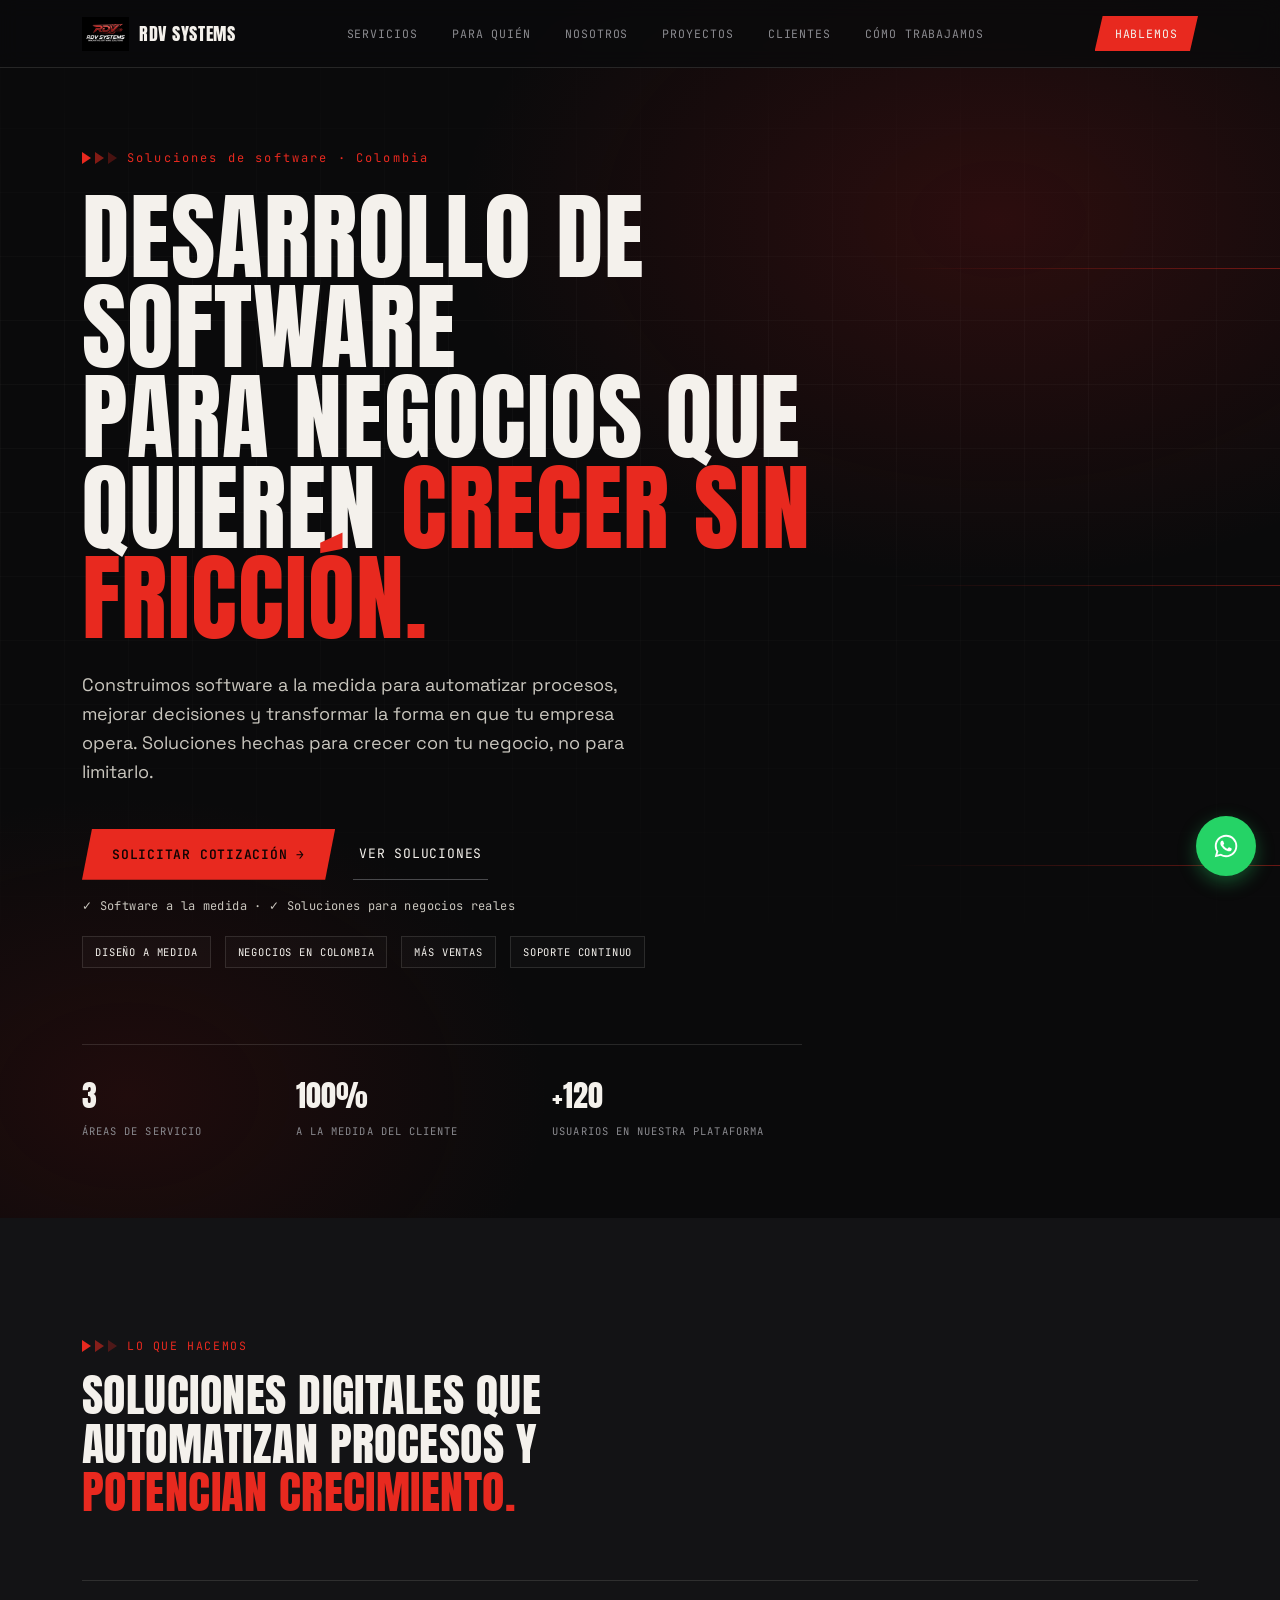
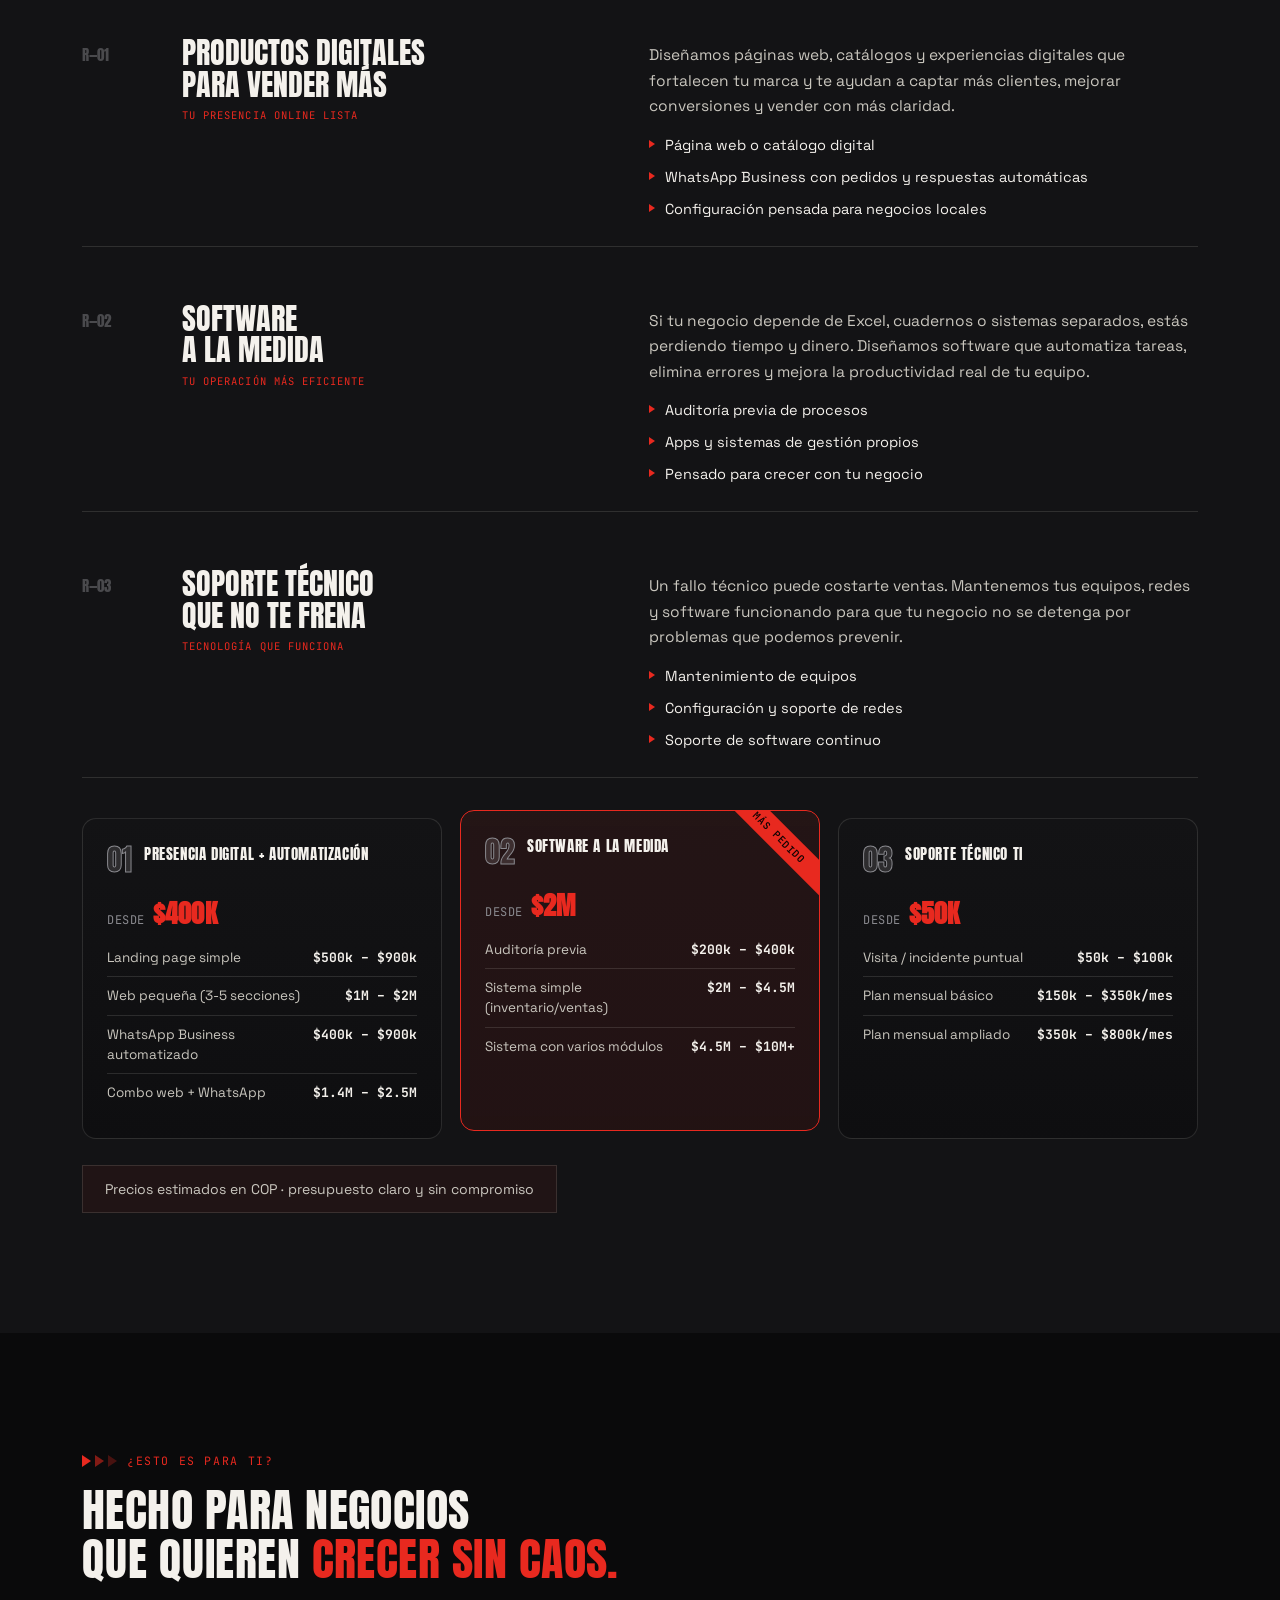
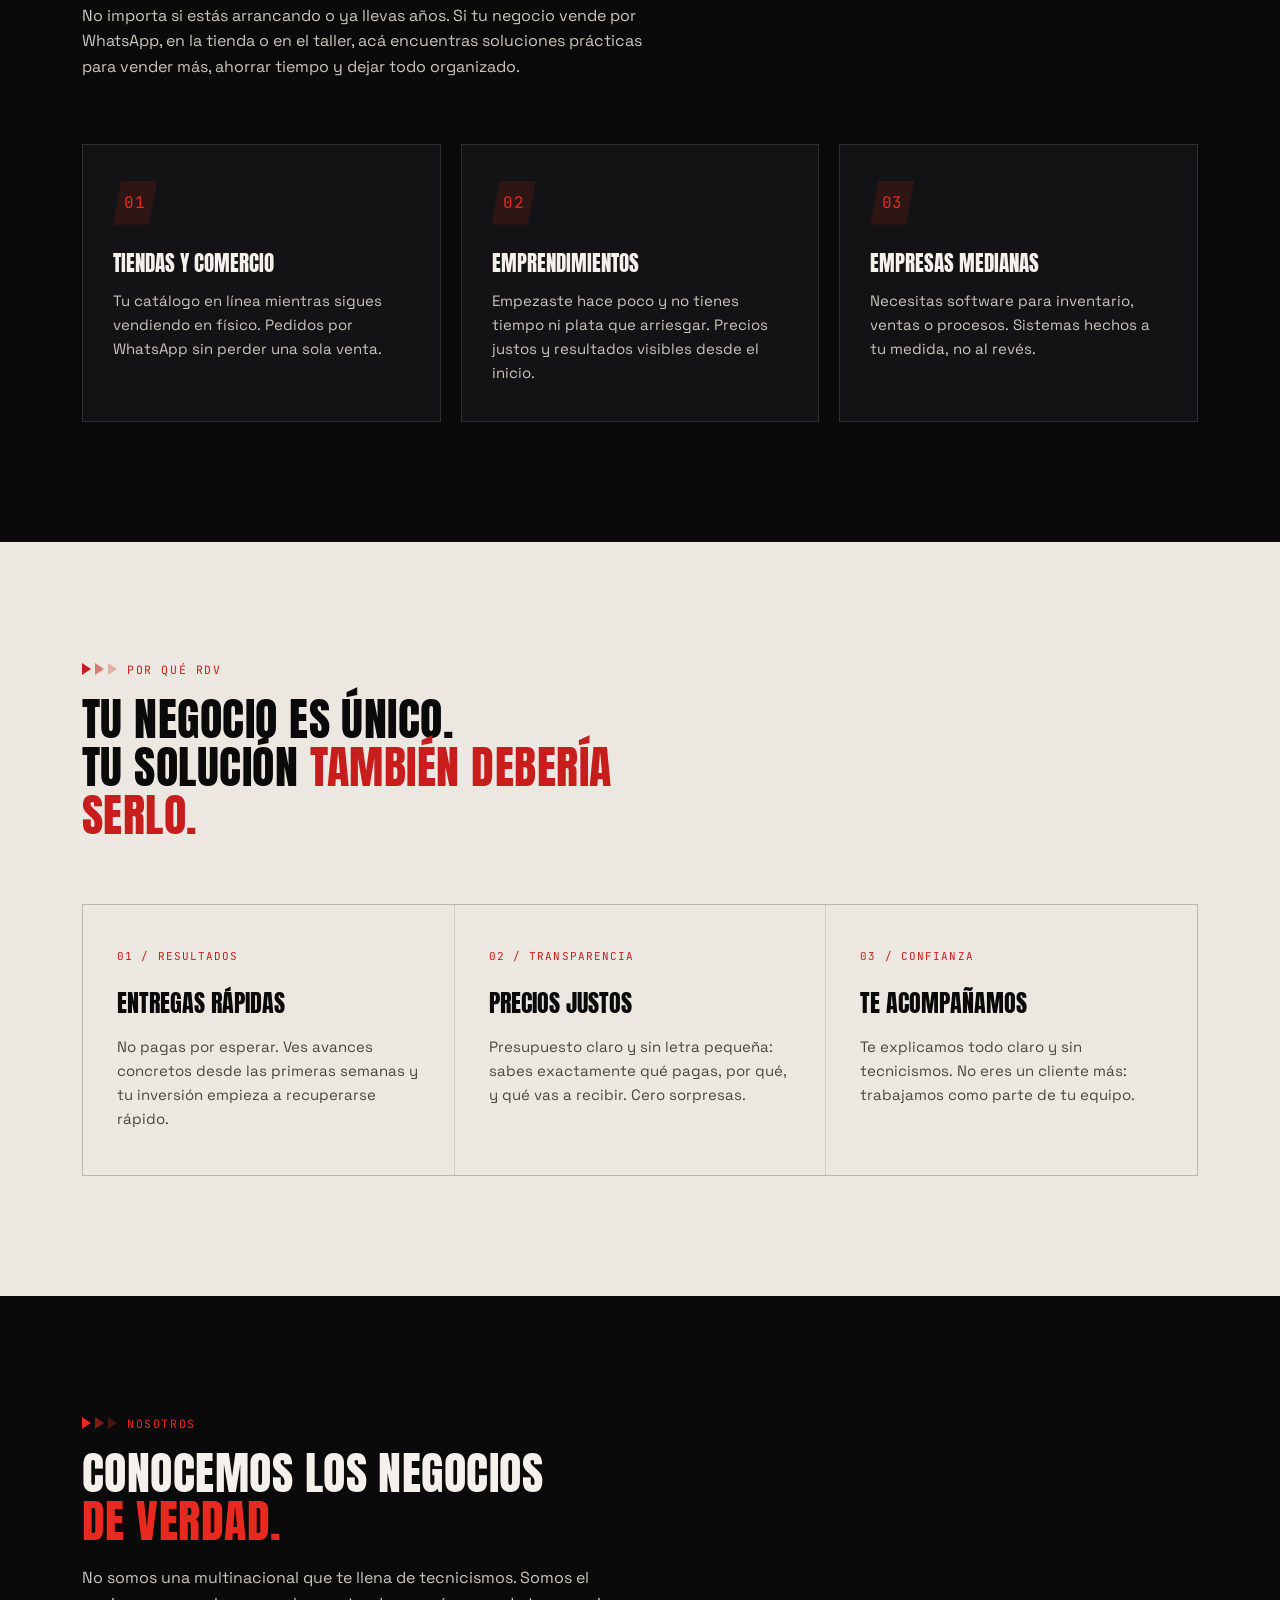
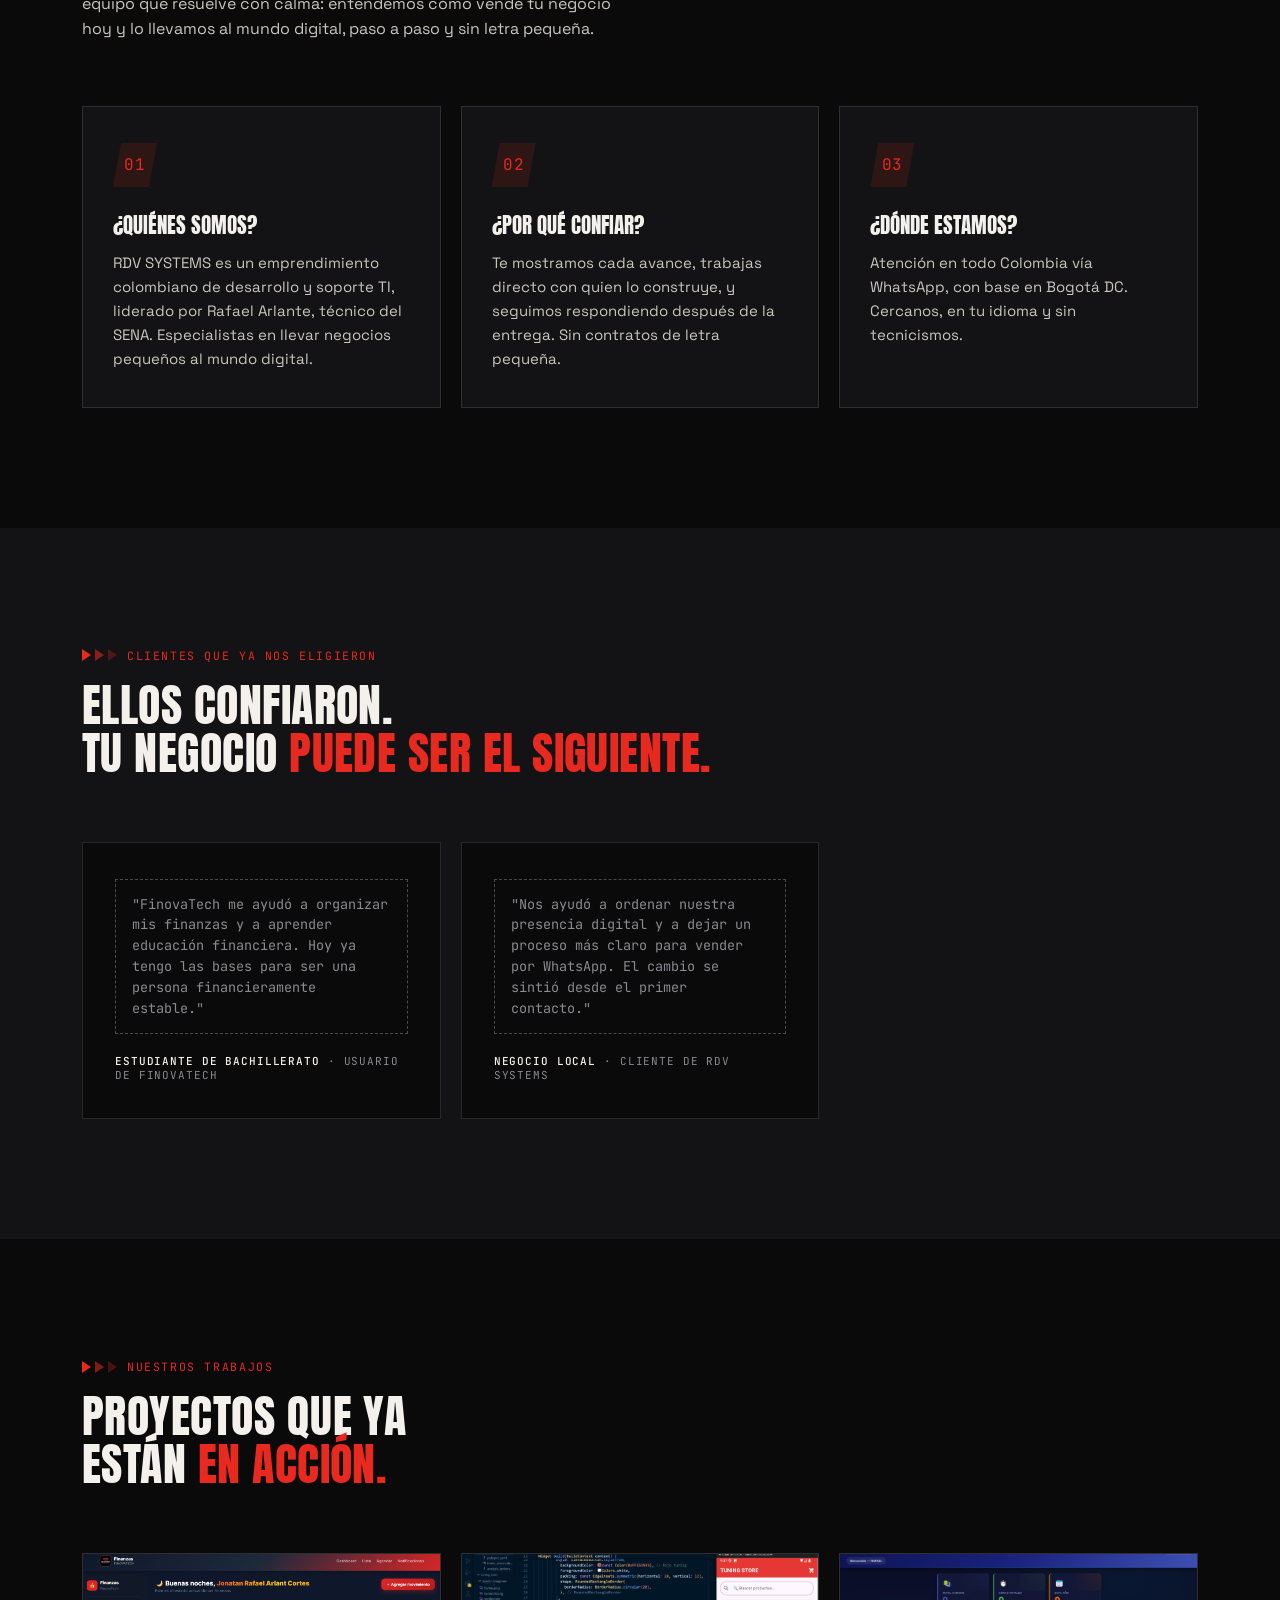
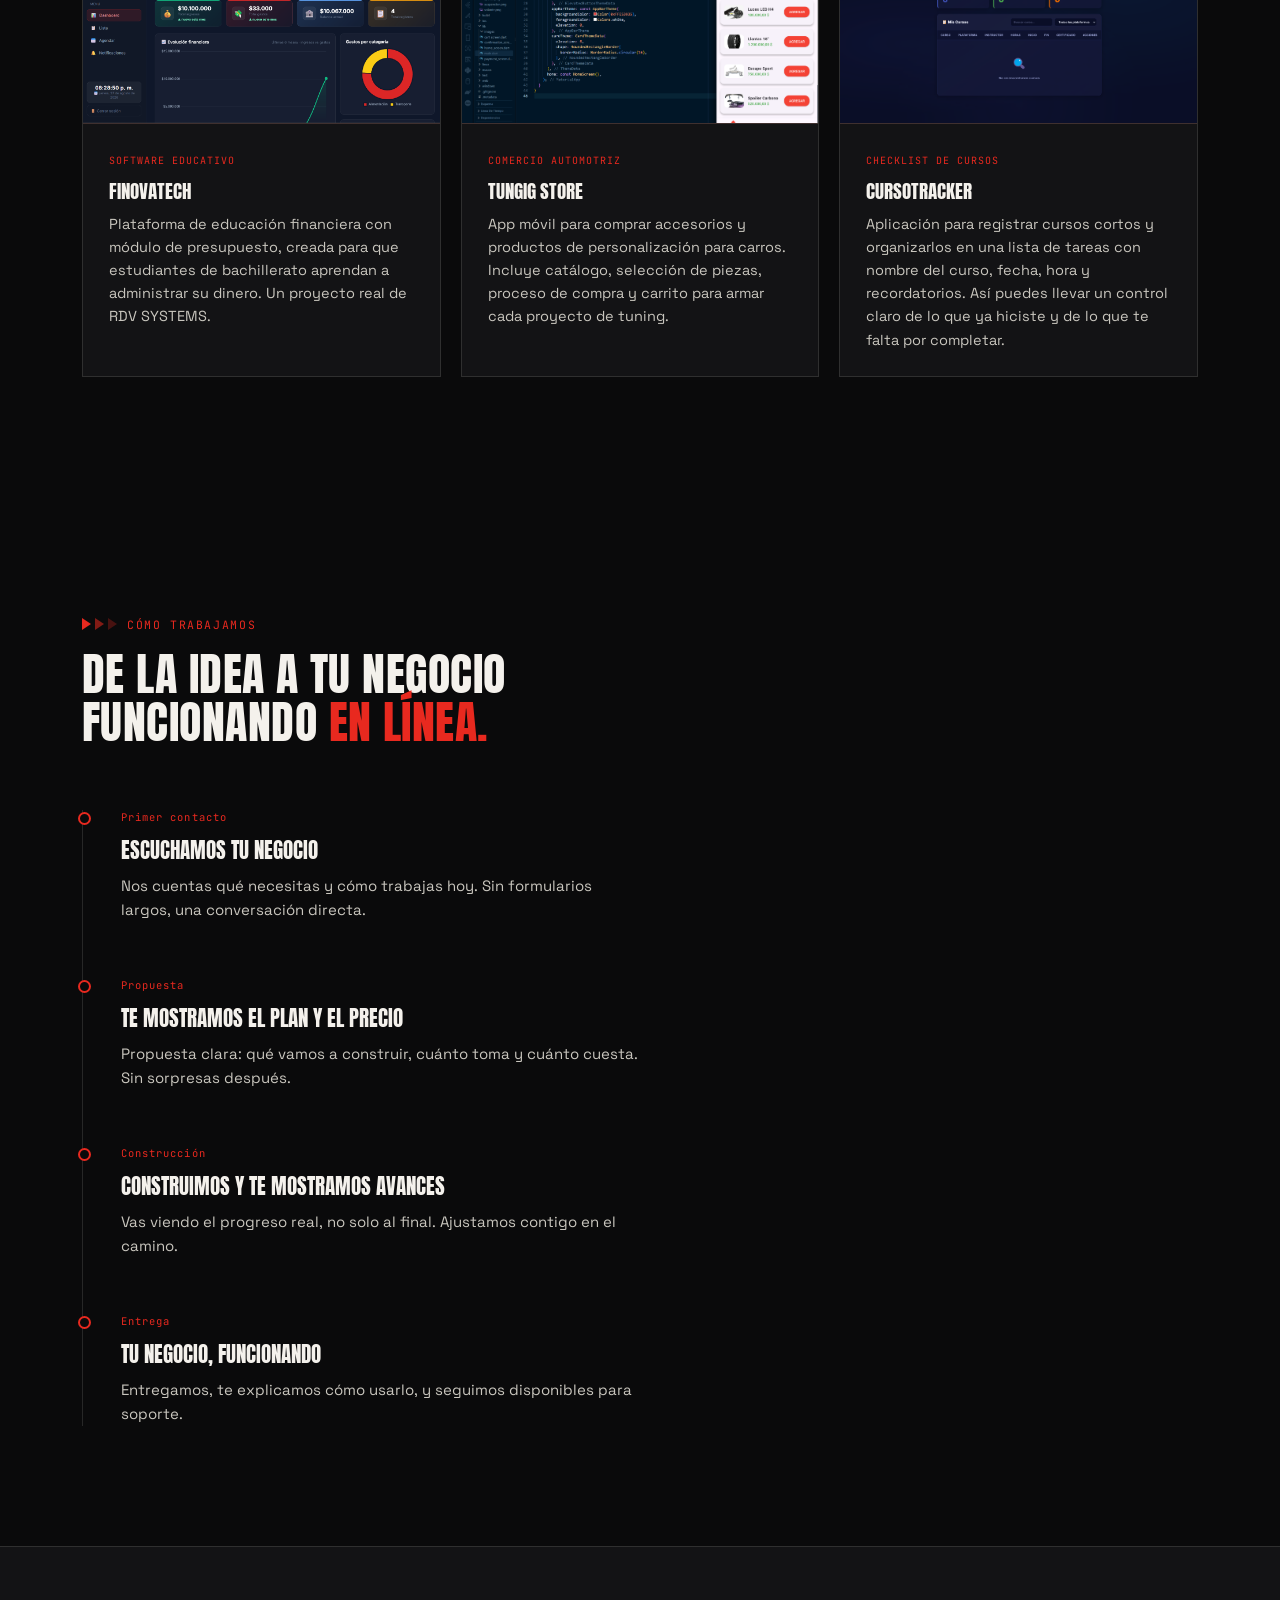
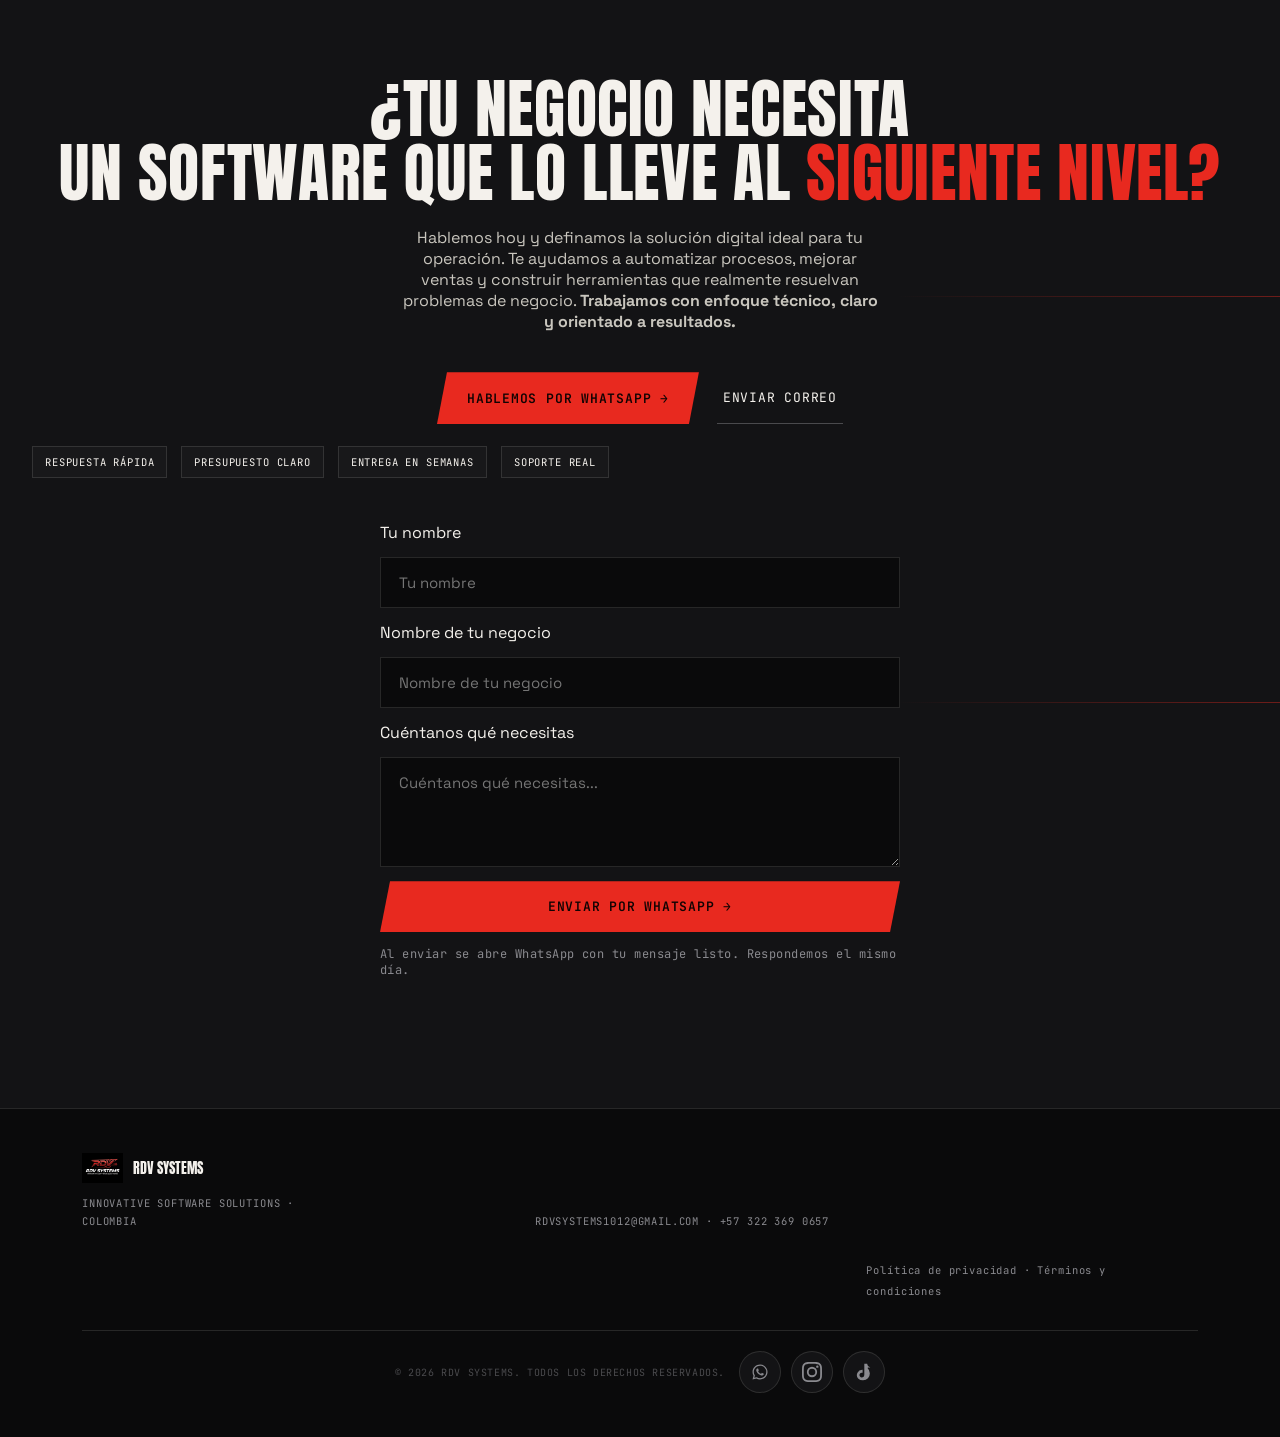
<file: index.html>
<!DOCTYPE html>
<html lang="es">
<head>
<!--
  META Y CABECERA
  ============================================
  - Favicon en varias resoluciones (para distintos navegadores/dispositivos).
  - site.webmanifest: config de "app" al añadir la web al escritorio (PWA).
  - Meta tags SEO (description, keywords, Open Graph) para buscadores y al compartir.
  - Fuentes de Google: Anton (títulos), Space Grotesk (cuerpo), JetBrains Mono (etiquetas).
  - Se enlaza el CSS MINIFICADO (css/style.min.css). La fuente legible está en css/style.css.
-->
<meta charset="UTF-8">
<meta name="viewport" content="width=device-width, initial-scale=1.0">
<link rel="icon" href="assets/img/favicon.ico">
<link rel="icon" type="image/png" sizes="16x16" href="assets/img/favicon-16.png">
<link rel="icon" type="image/png" sizes="32x32" href="assets/img/favicon-32.png">
<link rel="icon" type="image/png" sizes="48x48" href="assets/img/favicon-48.png">
<link rel="apple-touch-icon" sizes="180x180" href="assets/img/favicon-180.png">
<link rel="icon" type="image/png" sizes="192x192" href="assets/img/favicon-192.png">
<link rel="icon" type="image/png" sizes="512x512" href="assets/img/favicon-512.png">
<link rel="manifest" href="site.webmanifest">
<meta name="theme-color" content="#0a0a0b">
<title>RDV SYSTEMS — Soluciones digitales para tu negocio</title>
<meta name="description" content="RDV SYSTEMS: presencia digital, automatización y software a la medida para negocios en Colombia que quieren vender más. Páginas web, apps, WhatsApp Business y soporte TI.">
<meta name="keywords" content="desarrollo web, software a la medida, automatización, whatsapp business, soporte TI, RDV SYSTEMS, Bogotá, Colombia">
<meta name="author" content="RDV SYSTEMS">
<meta name="robots" content="index, follow">
<meta property="og:type" content="website">
<meta property="og:title" content="RDV SYSTEMS — Soluciones digitales para tu negocio">
<meta property="og:description" content="Presencia digital, automatización y software a la medida para negocios que quieren vender más.">
<meta property="og:locale" content="es_CO">
<meta name="twitter:card" content="summary">
<link rel="preconnect" href="https://fonts.googleapis.com">
<link rel="preconnect" href="https://fonts.gstatic.com" crossorigin>
<link href="https://fonts.googleapis.com/css2?family=Anton&family=Space+Grotesk:wght@400;500;600;700&family=JetBrains+Mono:wght@400;500&display=swap" rel="stylesheet">
<link rel="stylesheet" href="css/style.css">
</head>
<body>

<!-- ============ ENCABEZADO / NAVEGACIÓN ============ -->
<!-- Menú fijo superior. En móvil (<860px) los enlaces se ocultan y se usa el botón "hamburguesa" (.menu-btn). -->
<header>
  <nav>
    <div class="brand">
      <!-- Logo de la empresa (archivo externo, no base64) -->
      <img src="assets/img/logo.png" alt="RDV SYSTEMS">
      <span>RDV SYSTEMS</span>
    </div>
    <!-- Enlaces ancla a las secciones de la página -->
    <div class="navlinks" id="navlinks">
      <a href="#servicios">Servicios</a>
      <a href="#para-quien">Para quién</a>
      <a href="#nosotros">Nosotros</a>
      <a href="#proyectos">Proyectos</a>
      <a href="#testimonios">Clientes</a>
      <a href="#proceso">Cómo trabajamos</a>
    </div>
    <!-- Botón CTA de contacto -->
    <a href="#contacto" class="nav-cta">Hablemos</a>
    <!-- Botón hamburguesa: se muestra solo en móvil (lo controla el JS con #menuBtn) -->
    <button class="menu-btn" id="menuBtn" aria-label="Abrir menú" aria-expanded="false" aria-controls="navlinks">
      <span></span><span></span><span></span>
    </button>
  </nav>
</header>

<!-- ============ HERO (primera pantalla) ============ -->
<!--
  Portada de la web. Fondo con grid y líneas de velocidad animadas.
  - hero-grid: rejilla decorativa de fondo.
  - speedlines: rayas animadas que dan sensación de velocidad.
  - hero-stats: cifras clave. "60" es un PLACEHOLDER (stat-editable) pendiente de dato real.
-->
<section class="hero">
  <div class="hero-grid"></div>
  <div class="speedlines">
    <span style="top:22%; animation-delay:0s;"></span>
    <span style="top:48%; animation-delay:1.8s;"></span>
    <span style="top:71%; animation-delay:3.4s;"></span>
  </div>
  <div class="hero-inner">
    <!-- Etiqueta superior ("eyebrow") con chevrones decorativos -->
    <div class="eyebrow">
      <div class="chevrow"><span class="chev"></span><span class="chev"></span><span class="chev"></span></div>
      <span class="eyebrow-text">Soluciones de software · Colombia</span>
    </div>
    <!-- Título principal: el span.accent aplica el color de acento -->
    <h1 class="display">
      Desarrollo de software<br>
      para negocios que quieren <span class="accent">crecer sin fricción.</span>
    </h1>
    <p class="hero-sub">
      Construimos software a la medida para automatizar procesos, mejorar decisiones y transformar la forma en que tu empresa opera. Soluciones hechas para crecer con tu negocio, no para limitarlo.
    </p>
    <!-- Botones de acción del hero -->
    <div class="hero-ctas">
      <a href="https://wa.me/573223690657?text=Hola%20RDV%20SYSTEMS%2C%20quiero%20cotizar%20un%20software%20a%20la%20medida" target="_blank" rel="noopener" class="btn-primary">Solicitar cotización →</a>
      <a href="#servicios" class="btn-secondary">Ver soluciones</a>
    </div>
    <div class="hero-trust">&#10003; Software a la medida · &#10003; Soluciones para negocios reales</div>
    <div class="hero-trust-row" aria-label="Confianza y resultados de RDV SYSTEMS">
      <span>Diseño a medida</span>
      <span>Negocios en Colombia</span>
      <span>Más ventas</span>
      <span>Soporte continuo</span>
    </div>
    <div class="hero-stats">
      <div>
        <div class="stat-num">3</div>
        <div class="stat-label">Áreas de servicio</div>
      </div>
      <div>
        <div class="stat-num">100%</div>
        <div class="stat-label">A la medida del cliente</div>
      </div>
      <div>
        <!-- Dato real: la plataforma FinovaTech (desarrollada por RDV) fue usada por 120 estudiantes -->
        <div class="stat-num">+<span class="stat-editable count-to" data-target="120">120</span></div>
        <div class="stat-label">Usuarios en nuestra plataforma</div>
      </div>
    </div>
  </div>
</section>

<!-- ============ SECCIÓN SERVICIOS ============ -->
<!-- Las tres áreas de servicio de RDV. Cada .service-row es un servicio con número (R—01, R—02, R—03). -->
<section class="services section-pad" id="servicios">
  <div class="wrap">
    <div class="section-head reveal">
      <div class="section-tag">
        <div class="chevrow"><span class="chev"></span><span class="chev"></span><span class="chev"></span></div>
        <span class="mono">Lo que hacemos</span>
      </div>
      <h2 class="display section-title">Soluciones digitales que <br>automatizan procesos y <span class="accent">potencian crecimiento.</span></h2>
    </div>

    <div class="service-list">
      <div class="service-row reveal">
        <div class="service-mark">R—01</div>
        <div class="service-name">
          Productos digitales<br>para vender más
          <span class="tag">Tu presencia online lista</span>
        </div>
        <div class="service-desc">
          Diseñamos páginas web, catálogos y experiencias digitales que fortalecen tu marca y te ayudan a captar más clientes, mejorar conversiones y vender con más claridad.
          <ul>
            <li>Página web o catálogo digital</li>
            <li>WhatsApp Business con pedidos y respuestas automáticas</li>
            <li>Configuración pensada para negocios locales</li>
          </ul>
        </div>
      </div>

      <div class="service-row reveal">
        <div class="service-mark">R—02</div>
        <div class="service-name">
          Software<br>a la medida
          <span class="tag">Tu operación más eficiente</span>
        </div>
        <div class="service-desc">
          Si tu negocio depende de Excel, cuadernos o sistemas separados, estás perdiendo tiempo y dinero. Diseñamos software que automatiza tareas, elimina errores y mejora la productividad real de tu equipo.
          <ul>
            <li>Auditoría previa de procesos</li>
            <li>Apps y sistemas de gestión propios</li>
            <li>Pensado para crecer con tu negocio</li>
          </ul>
        </div>
      </div>

      <div class="service-row reveal">
        <div class="service-mark">R—03</div>
        <div class="service-name">
          Soporte técnico<br>que no te frena
          <span class="tag">Tecnología que funciona</span>
        </div>
        <div class="service-desc">
          Un fallo técnico puede costarte ventas. Mantenemos tus equipos, redes y software funcionando para que tu negocio no se detenga por problemas que podemos prevenir.
          <ul>
            <li>Mantenimiento de equipos</li>
            <li>Configuración y soporte de redes</li>
            <li>Soporte de software continuo</li>
          </ul>
        </div>
      </div>
    </div>
    <!-- PRECIOS ESTIMADOS (dato real RDV SYSTEMS). Presupuesto claro, sin letra pequeña. -->
    <div class="price-grid reveal">
      <div class="price-cat">
        <div class="price-cat-top">
          <span class="price-cat-num">01</span>
          <div class="price-cat-title">Presencia digital + automatización</div>
        </div>
        <div class="price-cat-price">desde <b>$400k</b></div>
        <ul class="price-list">
          <li><span>Landing page simple</span><b>$500k – $900k</b></li>
          <li><span>Web pequeña (3-5 secciones)</span><b>$1M – $2M</b></li>
          <li><span>WhatsApp Business automatizado</span><b>$400k – $900k</b></li>
          <li><span>Combo web + WhatsApp</span><b>$1.4M – $2.5M</b></li>
        </ul>
      </div>
      <div class="price-cat price-cat-featured">
        <div class="price-cat-badge">Más pedido</div>
        <div class="price-cat-top">
          <span class="price-cat-num">02</span>
          <div class="price-cat-title">Software a la medida</div>
        </div>
        <div class="price-cat-price">desde <b>$2M</b></div>
        <ul class="price-list">
          <li><span>Auditoría previa</span><b>$200k – $400k</b></li>
          <li><span>Sistema simple (inventario/ventas)</span><b>$2M – $4.5M</b></li>
          <li><span>Sistema con varios módulos</span><b>$4.5M – $10M+</b></li>
        </ul>
      </div>
      <div class="price-cat">
        <div class="price-cat-top">
          <span class="price-cat-num">03</span>
          <div class="price-cat-title">Soporte técnico TI</div>
        </div>
        <div class="price-cat-price">desde <b>$50k</b></div>
        <ul class="price-list">
          <li><span>Visita / incidente puntual</span><b>$50k – $100k</b></li>
          <li><span>Plan mensual básico</span><b>$150k – $350k/mes</b></li>
          <li><span>Plan mensual ampliado</span><b>$350k – $800k/mes</b></li>
        </ul>
      </div>
    </div>
    <div class="price-note reveal">
      Precios estimados en COP · presupuesto claro y sin compromiso
    </div>
  </div>
</section>

<!-- ============ SECCIÓN "PARA QUIÉN" ============ -->
<!-- Muestra para qué tipo de negocio es el servicio (3 carreras de interés: tiendas, emprendimientos, empresas medianas). -->
<section class="forwhom section-pad" id="para-quien">
  <div class="wrap">
    <div class="section-head reveal">
      <div class="section-tag">
        <div class="chevrow"><span class="chev"></span><span class="chev"></span><span class="chev"></span></div>
        <span class="mono">¿Esto es para ti?</span>
      </div>
      <h2 class="display section-title">Hecho para negocios <br>que quieren <span class="accent">crecer sin caos.</span></h2>
      <p style="max-width:560px;margin-top:20px;color:#c9c6be;font-size:16px;line-height:1.6;">No importa si estás arrancando o ya llevas años. Si tu negocio vende por WhatsApp, en la tienda o en el taller, acá encuentras soluciones prácticas para vender más, ahorrar tiempo y dejar todo organizado.</p>
    </div>
    <div class="forwhom-grid reveal">
      <div class="forwhom-card">
        <div class="forwhom-ico"><span>01</span></div>
        <div class="forwhom-title">Tiendas y comercio</div>
        <div class="forwhom-desc">Tu catálogo en línea mientras sigues vendiendo en físico. Pedidos por WhatsApp sin perder una sola venta.</div>
      </div>
      <div class="forwhom-card">
        <div class="forwhom-ico"><span>02</span></div>
        <div class="forwhom-title">Emprendimientos</div>
        <div class="forwhom-desc">Empezaste hace poco y no tienes tiempo ni plata que arriesgar. Precios justos y resultados visibles desde el inicio.</div>
      </div>
      <div class="forwhom-card">
        <div class="forwhom-ico"><span>03</span></div>
        <div class="forwhom-title">Empresas medianas</div>
        <div class="forwhom-desc">Necesitas software para inventario, ventas o procesos. Sistemas hechos a tu medida, no al revés.</div>
      </div>
    </div>
  </div>
</section>

<section class="why section-pad" id="por-que">
  <div class="wrap">
    <div class="section-head reveal">
      <div class="section-tag">
        <div class="chevrow"><span class="chev" style="border-left-color:var(--red);"></span><span class="chev" style="border-left-color:var(--red);"></span><span class="chev" style="border-left-color:var(--red);"></span></div>
        <span class="mono" style="color:var(--red);">Por qué RDV</span>
      </div>
      <h2 class="display section-title">Tu negocio es único. <br>Tu solución <span style="color:var(--red);">también debería serlo.</span></h2>
    </div>
    <div class="why-grid reveal">
      <div class="why-card">
        <div class="why-num">01 / RESULTADOS</div>
        <div class="why-title">Entregas rápidas</div>
        <div class="why-desc">No pagas por esperar. Ves avances concretos desde las primeras semanas y tu inversión empieza a recuperarse rápido.</div>
      </div>
      <div class="why-card">
        <div class="why-num">02 / TRANSPARENCIA</div>
        <div class="why-title">Precios justos</div>
        <div class="why-desc">Presupuesto claro y sin letra pequeña: sabes exactamente qué pagas, por qué, y qué vas a recibir. Cero sorpresas.</div>
      </div>
      <div class="why-card">
        <div class="why-num">03 / CONFIANZA</div>
        <div class="why-title">Te acompañamos</div>
        <div class="why-desc">Te explicamos todo claro y sin tecnicismos. No eres un cliente más: trabajamos como parte de tu equipo.</div>
      </div>
    </div>
  </div>
</section>

<!-- ============ SECCIÓN "NOSOTROS" / QUIÉNES SOMOS ============ -->
<!-- Da credibilidad: quién es RDV, por qué confiar y dónde está. RELLENAR los [ ] con datos reales. -->
<section class="forwhom section-pad" id="nosotros">
  <div class="wrap">
    <div class="section-head reveal">
      <div class="section-tag">
        <div class="chevrow"><span class="chev"></span><span class="chev"></span><span class="chev"></span></div>
        <span class="mono">Nosotros</span>
      </div>
      <h2 class="display section-title">Conocemos los negocios <br><span class="accent">de verdad.</span></h2>
      <p style="max-width:560px;margin-top:20px;color:#c9c6be;font-size:16px;line-height:1.6;">No somos una multinacional que te llena de tecnicismos. Somos el equipo que resuelve con calma: entendemos cómo vende tu negocio hoy y lo llevamos al mundo digital, paso a paso y sin letra pequeña.</p>
    </div>
    <div class="forwhom-grid reveal">
      <div class="forwhom-card">
        <div class="forwhom-ico"><span>01</span></div>
        <div class="forwhom-title">¿Quiénes somos?</div>
        <div class="forwhom-desc">RDV SYSTEMS es un emprendimiento colombiano de desarrollo y soporte TI, liderado por Rafael Arlante, técnico del SENA. Especialistas en llevar negocios pequeños al mundo digital.</div>
      </div>
      <div class="forwhom-card">
        <div class="forwhom-ico"><span>02</span></div>
        <div class="forwhom-title">¿Por qué confiar?</div>
        <div class="forwhom-desc">Te mostramos cada avance, trabajas directo con quien lo construye, y seguimos respondiendo después de la entrega. Sin contratos de letra pequeña.</div>
      </div>
      <div class="forwhom-card">
        <div class="forwhom-ico"><span>03</span></div>
        <div class="forwhom-title">¿Dónde estamos?</div>
        <div class="forwhom-desc">Atención en todo Colombia vía WhatsApp, con base en Bogotá DC. Cercanos, en tu idioma y sin tecnicismos.</div>
      </div>
    </div>
  </div>
</section>

<section class="testi section-pad" id="testimonios">
  <div class="wrap">
    <div class="section-head reveal">
      <div class="section-tag">
        <div class="chevrow"><span class="chev"></span><span class="chev"></span><span class="chev"></span></div>
        <span class="mono">Clientes que ya nos eligieron</span>
      </div>
      <h2 class="display section-title">Ellos confiaron. <br>Tu negocio <span class="accent">puede ser el siguiente.</span></h2>
    </div>
    <div class="testi-grid reveal">
      <div class="testi-card">
        <div class="testi-placeholder">"FinovaTech me ayudó a organizar mis finanzas y a aprender educación financiera. Hoy ya tengo las bases para ser una persona financieramente estable."</div>
        <div class="testi-who"><b>Estudiante de bachillerato</b> · Usuario de FinovaTech</div>
      </div>
      <div class="testi-card">
        <div class="testi-placeholder">"Nos ayudó a ordenar nuestra presencia digital y a dejar un proceso más claro para vender por WhatsApp. El cambio se sintió desde el primer contacto."</div>
        <div class="testi-who"><b>Negocio local</b> · Cliente de RDV SYSTEMS</div>
      </div>
    </div>
  </div>
</section>

<section class="portfolio section-pad" id="proyectos">
  <div class="wrap">
    <div class="section-head reveal">
      <div class="section-tag">
        <div class="chevrow"><span class="chev"></span><span class="chev"></span><span class="chev"></span></div>
        <span class="mono">Nuestros trabajos</span>
      </div>
      <h2 class="display section-title">Proyectos que ya<br>están <span class="accent">en acción.</span></h2>
    </div>
    <div class="portfolio-grid reveal">
      <div class="portfolio-card">
        <div class="portfolio-thumb"><img src="assets/img/finovatech.png" alt="Captura de la plataforma FinovaTech"></div>
        <div class="portfolio-body">
          <span class="tag">Software educativo</span>
          <div class="portfolio-title">FinovaTech</div>
          <div class="portfolio-desc">Plataforma de educación financiera con módulo de presupuesto, creada para que estudiantes de bachillerato aprendan a administrar su dinero. Un proyecto real de RDV SYSTEMS.</div>
        </div>
      </div>
      <div class="portfolio-card">
        <div class="portfolio-thumb"><img src="assets/img/tunigcars.png" alt="Captura de la app Tungig Store"></div>
        <div class="portfolio-body">
          <span class="tag">Comercio automotriz</span>
          <div class="portfolio-title">Tungig Store</div>
          <div class="portfolio-desc">App móvil para comprar accesorios y productos de personalización para carros. Incluye catálogo, selección de piezas, proceso de compra y carrito para armar cada proyecto de tuning.</div>
        </div>
      </div>
      <div class="portfolio-card">
        <div class="portfolio-thumb"><img src="assets/img/cursortraker.png" alt="Captura de la app de checklist de cursos CursoTracker"></div>
        <div class="portfolio-body">
          <span class="tag">Checklist de cursos</span>
          <div class="portfolio-title">CursoTracker</div>
          <div class="portfolio-desc">Aplicación para registrar cursos cortos y organizarlos en una lista de tareas con nombre del curso, fecha, hora y recordatorios. Así puedes llevar un control claro de lo que ya hiciste y de lo que te falta por completar.</div>
        </div>
      </div>
    </div>
  </div>
</section>

<section class="process section-pad" id="proceso">
  <div class="wrap">
    <div class="section-head reveal">
      <div class="section-tag">
        <div class="chevrow"><span class="chev"></span><span class="chev"></span><span class="chev"></span></div>
        <span class="mono">Cómo trabajamos</span>
      </div>
      <h2 class="display section-title">De la idea a tu negocio<br>funcionando <span class="accent">en línea.</span></h2>
    </div>

    <div class="process-line reveal">
      <div class="process-step">
        <span class="process-step-mono">Primer contacto</span>
        <div class="process-step-title">Escuchamos tu negocio</div>
        <div class="process-step-desc">Nos cuentas qué necesitas y cómo trabajas hoy. Sin formularios largos, una conversación directa.</div>
      </div>
      <div class="process-step">
        <span class="process-step-mono">Propuesta</span>
        <div class="process-step-title">Te mostramos el plan y el precio</div>
        <div class="process-step-desc">Propuesta clara: qué vamos a construir, cuánto toma y cuánto cuesta. Sin sorpresas después.</div>
      </div>
      <div class="process-step">
        <span class="process-step-mono">Construcción</span>
        <div class="process-step-title">Construimos y te mostramos avances</div>
        <div class="process-step-desc">Vas viendo el progreso real, no solo al final. Ajustamos contigo en el camino.</div>
      </div>
      <div class="process-step">
        <span class="process-step-mono">Entrega</span>
        <div class="process-step-title">Tu negocio, funcionando</div>
        <div class="process-step-desc">Entregamos, te explicamos cómo usarlo, y seguimos disponibles para soporte.</div>
      </div>
    </div>
  </div>
</section>

<section class="cta" id="contacto">
  <div class="speedlines">
    <span style="top:30%; animation-delay:0.5s;"></span>
    <span style="top:65%; animation-delay:2.6s;"></span>
  </div>
  <div class="cta-inner reveal">
    <h2 class="display">¿Tu negocio necesita<br>un software que lo lleve al <span class="accent">siguiente nivel?</span></h2>
    <p>Hablemos hoy y definamos la solución digital ideal para tu operación. Te ayudamos a automatizar procesos, mejorar ventas y construir herramientas que realmente resuelvan problemas de negocio. <strong>Trabajamos con enfoque técnico, claro y orientado a resultados.</strong></p>
    <div class="cta-btns">
      <a href="https://wa.me/573223690657?text=Hola%20RDV%20SYSTEMS%2C%20quiero%20cotizar%20un%20software%20a%20la%20medida" target="_blank" rel="noopener" class="btn-primary">Hablemos por WhatsApp →</a>
      <a href="mailto:rdvsystems1012@gmail.com" class="btn-secondary">Enviar correo</a>
    </div>
    <div class="hero-trust-row" aria-label="Señales de confianza">
      <span>Respuesta rápida</span>
      <span>Presupuesto claro</span>
      <span>Entrega en semanas</span>
      <span>Soporte real</span>
    </div>
    <form class="contact-form" id="contactForm" aria-label="Formulario de contacto">
      <!-- Campo honeypot anti-spam: invisible para humanos (lo oculta el CSS).
           Si un bot lo rellena, el JS ignora el envío. NO borrar / NO llenar. -->
      <input type="text" name="company_website" class="honeypot" tabindex="-1" autocomplete="off" aria-hidden="true">
      <label class="sr-only" for="contact-nombre">Tu nombre</label>
      <input id="contact-nombre" type="text" name="nombre" placeholder="Tu nombre" autocomplete="name" required>
      <label class="sr-only" for="contact-negocio">Nombre de tu negocio</label>
      <input id="contact-negocio" type="text" name="negocio" placeholder="Nombre de tu negocio" autocomplete="organization">
      <label class="sr-only" for="contact-mensaje">Cuéntanos qué necesitas</label>
      <textarea id="contact-mensaje" name="mensaje" placeholder="Cuéntanos qué necesitas..." required></textarea>
      <button type="submit" class="btn-primary">Enviar por WhatsApp →</button>
      <small>Al enviar se abre WhatsApp con tu mensaje listo. Respondemos el mismo día.</small>
    </form>
  </div>
</section>

<footer>
  <div class="wrap footer-inner">
    <div class="footer-brand">
      <img src="assets/img/logo.png" alt="RDV SYSTEMS">
      <span>RDV SYSTEMS</span>
    </div>
    <div class="footer-meta footer-tagline">Innovative Software Solutions · Colombia</div>
    <div class="footer-meta footer-contact">
      <a href="mailto:rdvsystems1012@gmail.com">rdvsystems1012@gmail.com</a> ·
      <a href="https://wa.me/573223690657" target="_blank" rel="noopener">+57 322 369 0657</a>
    </div>
    <div class="footer-legal">
      <a href="privacidad.html">Política de privacidad</a> ·
      <a href="terminos.html">Términos y condiciones</a>
    </div>
    <div class="footer-copy">
      <span>&copy; <span id="year"></span> RDV SYSTEMS. Todos los derechos reservados.</span>
      <div class="social" aria-label="Redes sociales de RDV SYSTEMS">
        <a href="https://wa.me/573223690657" target="_blank" rel="noopener" aria-label="WhatsApp de RDV SYSTEMS" title="Abrir WhatsApp">
          <svg viewBox="0 0 32 32" width="20" height="20" fill="currentColor" aria-hidden="true">
            <path d="M16.04 4C9.4 4 4.05 9.35 4.05 15.99c0 2.1.55 4.16 1.6 5.98L4 28l6.15-1.61a11.94 11.94 0 0 0 5.88 1.5h.01c6.63 0 11.98-5.35 11.98-11.99 0-3.2-1.25-6.21-3.52-8.48A11.9 11.9 0 0 0 16.04 4zm0 21.88h-.01a9.9 9.9 0 0 1-5.05-1.39l-.36-.21-3.75.98 1-3.65-.24-.37a9.86 9.86 0 0 1-1.52-5.26c0-5.49 4.47-9.95 9.96-9.95 2.66 0 5.16 1.04 7.04 2.91a9.9 9.9 0 0 1 2.92 7.05c0 5.49-4.47 9.94-9.94 9.94zm5.46-7.46c-.3-.15-1.77-.87-2.05-.97-.27-.1-.47-.15-.67.15-.2.3-.77.97-.95 1.17-.17.2-.35.22-.65.07-.3-.15-1.26-.46-2.4-1.48a9 9 0 0 1-1.66-2.06c-.17-.3-.02-.46.13-.61.14-.13.3-.35.45-.52.15-.17.2-.3.3-.5.1-.2.05-.37-.02-.52-.08-.15-.67-1.62-.92-2.22-.24-.58-.49-.5-.67-.51h-.57c-.2 0-.52.07-.8.37-.27.3-1.04 1.02-1.04 2.49 0 1.47 1.07 2.89 1.22 3.09.15.2 2.1 3.2 5.09 4.49.71.31 1.26.49 1.7.63.71.23 1.36.2 1.87.12.57-.09 1.77-.72 2.02-1.42.25-.7.25-1.3.17-1.42-.07-.12-.27-.2-.57-.35z"/>
          </svg>
        </a>
        <a href="https://www.instagram.com/rdvsystems1012/" target="_self" aria-label="Instagram de RDV SYSTEMS" title="Abrir Instagram">
          <svg viewBox="0 0 24 24" width="20" height="20" fill="currentColor" aria-hidden="true">
            <path d="M12 2.2c3.2 0 3.58.01 4.85.07 1.17.05 1.8.25 2.23.41.56.22.96.48 1.38.9.42.42.68.82.9 1.38.16.42.36 1.06.41 2.23.06 1.27.07 1.65.07 4.85s-.01 3.58-.07 4.85c-.05 1.17-.25 1.8-.41 2.23-.22.56-.48.96-.9 1.38-.42.42-.82.68-1.38.9-.42.16-1.06.36-2.23.41-1.27.06-1.65.07-4.85.07s-3.58-.01-4.85-.07c-1.17-.05-1.8-.25-2.23-.41-.56-.22-.96-.48-1.38-.9-.42-.42-.68-.82-.9-1.38-.16-.42-.36-1.06-.41-2.23-.06-1.27-.07-1.65-.07-4.85s.01-3.58.07-4.85c.05-1.17.25-1.8.41-2.23.22-.56.48-.96.9-1.38.42-.42.82-.68 1.38-.9.42-.16 1.06-.36 2.23-.41 1.27-.06 1.65-.07 4.85-.07zM12 0C8.74 0 8.33.01 7.05.07 5.78.13 4.9.33 4.14.63c-.79.31-1.46.72-2.13 1.38C1.35 2.68.94 3.35.63 4.14.33 4.9.13 5.78.07 7.05.01 8.33 0 8.74 0 12s.01 3.67.07 4.95c.06 1.27.26 2.15.56 2.91.31.79.72 1.46 1.38 2.13.67.66 1.34 1.07 2.13 1.38.76.3 1.64.5 2.91.56C8.33 23.99 8.74 24 12 24s3.67-.01 4.95-.07c1.27-.06 2.15-.26 2.91-.56.79-.31 1.46-.72 2.13-1.38.66-.67 1.07-1.34 1.38-2.13.3-.76.5-1.64.56-2.91.06-1.28.07-1.69.07-4.95s-.01-3.67-.07-4.95c-.06-1.27-.26-2.15-.56-2.91a5.9 5.9 0 0 0-1.38-2.13A5.9 5.9 0 0 0 19.86.63c-.76-.3-1.64-.5-2.91-.56C15.67.01 15.26 0 12 0zm0 5.84A6.16 6.16 0 1 0 18.16 12 6.16 6.16 0 0 0 12 5.84zM12 16a4 4 0 1 1 4-4 4 4 0 0 1-4 4zm6.4-11.85a1.44 1.44 0 1 0 1.44 1.44 1.44 1.44 0 0 0-1.44-1.44z"/>
          </svg>
        </a>
        <a href="https://www.tiktok.com/@rdv_systems1012" target="_self" aria-label="TikTok de RDV SYSTEMS" title="Abrir TikTok">
          <svg viewBox="0 0 24 24" width="20" height="20" fill="currentColor" aria-hidden="true">
            <path d="M19.59 6.69a4.83 4.83 0 0 1-3.77-4.25V2h-3.45v13.67a2.89 2.89 0 0 1-5.2 1.74 2.89 2.89 0 0 1 2.31-4.64c.3 0 .58.05.85.13V9.4a6.33 6.33 0 0 0-5.38 10.37A6.33 6.33 0 1 0 16.37 7.6a6.9 6.9 0 0 0 .22-.6v-.31z"/>
          </svg>
        </a>
      </div>
    </div>
  </div>
</footer>

<div class="wa-chat">
  <div class="wa-panel" id="waPanel" role="dialog" aria-modal="true" aria-labelledby="waPanelTitle" aria-hidden="true">
    <div class="wa-panel-head">
      <span class="wa-brand" id="waPanelTitle">RDV SYSTEMS</span>
      <span class="wa-status"><span class="dot"></span>En línea · respondemos hoy</span>
    </div>
    <div class="wa-panel-body">
      <p>¡Hola! 👋 Soy el equipo de RDV. Cuéntanos qué necesita tu negocio y te armamos una solución clara.</p>
    </div>
    <a href="https://wa.me/573223690657?text=Hola%20RDV%20SYSTEMS%2C%20necesito%20ayuda%20con%20mi%20negocio" target="_blank" rel="noopener" class="wa-panel-btn">
      Iniciar conversación en WhatsApp →
    </a>
  </div>
  <button class="wa-btn" id="waBtn" aria-label="Chatear por WhatsApp" aria-expanded="false">
    <svg viewBox="0 0 32 32" width="30" height="30" fill="currentColor" aria-hidden="true">
      <path d="M16.04 4C9.4 4 4.05 9.35 4.05 15.99c0 2.1.55 4.16 1.6 5.98L4 28l6.15-1.61a11.94 11.94 0 0 0 5.88 1.5h.01c6.63 0 11.98-5.35 11.98-11.99 0-3.2-1.25-6.21-3.52-8.48A11.9 11.9 0 0 0 16.04 4zm0 21.88h-.01a9.9 9.9 0 0 1-5.05-1.39l-.36-.21-3.75.98 1-3.65-.24-.37a9.86 9.86 0 0 1-1.52-5.26c0-5.49 4.47-9.95 9.96-9.95 2.66 0 5.16 1.04 7.04 2.91a9.9 9.9 0 0 1 2.92 7.05c0 5.49-4.47 9.94-9.94 9.94zm5.46-7.46c-.3-.15-1.77-.87-2.05-.97-.27-.1-.47-.15-.67.15-.2.3-.77.97-.95 1.17-.17.2-.35.22-.65.07-.3-.15-1.26-.46-2.4-1.48a9 9 0 0 1-1.66-2.06c-.17-.3-.02-.46.13-.61.14-.13.3-.35.45-.52.15-.17.2-.3.3-.5.1-.2.05-.37-.02-.52-.08-.15-.67-1.62-.92-2.22-.24-.58-.49-.5-.67-.51h-.57c-.2 0-.52.07-.8.37-.27.3-1.04 1.02-1.04 2.49 0 1.47 1.07 2.89 1.22 3.09.15.2 2.1 3.2 5.09 4.49.71.31 1.26.49 1.7.63.71.23 1.36.2 1.87.12.57-.09 1.77-.72 2.02-1.42.25-.7.25-1.3.17-1.42-.07-.12-.27-.2-.57-.35z"/>
    </svg>
  </button>
</div>

<script src="js/main.min.js" defer></script>

</body>
</html>
</file>
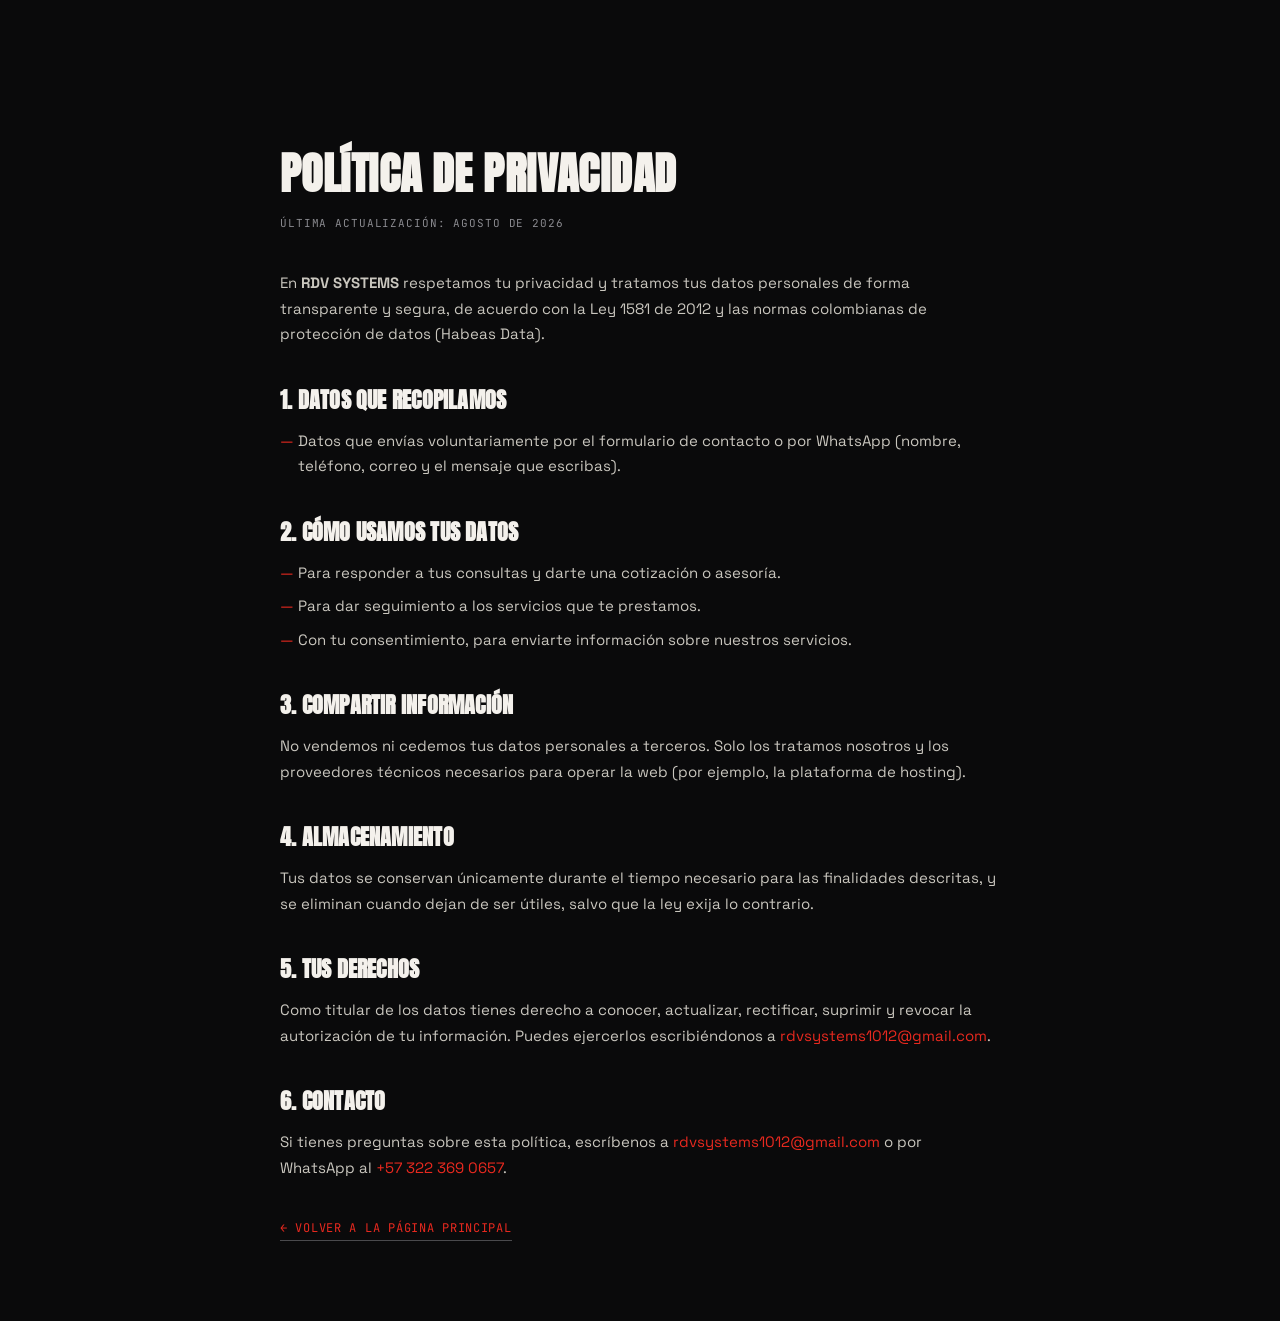
<file: privacidad.html>
<!DOCTYPE html>
<html lang="es">
<head>
<meta charset="UTF-8">
<meta name="viewport" content="width=device-width, initial-scale=1.0">
<title>Política de privacidad — RDV SYSTEMS</title>
<meta name="description" content="Política de privacidad de RDV SYSTEMS. Cómo tratamos tus datos personales al usar nuestra web y nuestros servicios.">
<meta name="robots" content="index, follow">
<link rel="icon" href="assets/img/favicon.ico">
<meta name="theme-color" content="#0a0a0b">
<link rel="preconnect" href="https://fonts.googleapis.com">
<link rel="preconnect" href="https://fonts.gstatic.com" crossorigin>
<link href="https://fonts.googleapis.com/css2?family=Anton&family=Space+Grotesk:wght@400;500;600;700&family=JetBrains+Mono:wght@400;500&display=swap" rel="stylesheet">
<link rel="stylesheet" href="css/style.min.css">
<style>
  .legal-wrap{max-width:760px;margin:140px auto 80px;padding:0 20px;}
  .legal-wrap h1{font-family:'Anton',sans-serif;font-size:44px;letter-spacing:.01em;color:var(--off-white);text-transform:uppercase;margin-bottom:10px;}
  .legal-wrap .updated{font-family:'JetBrains Mono',monospace;font-size:11px;letter-spacing:.08em;color:var(--steel);text-transform:uppercase;margin-bottom:40px;}
  .legal-wrap h2{font-family:'Anton',sans-serif;font-size:22px;letter-spacing:.01em;color:var(--off-white);text-transform:uppercase;margin:36px 0 12px;}
  .legal-wrap p,.legal-wrap li{font-family:'Space Grotesk',sans-serif;font-size:15px;line-height:1.7;color:#c9c6be;}
  .legal-wrap ul{list-style:none;padding:0;}
  .legal-wrap li{padding-left:18px;position:relative;margin-bottom:8px;}
  .legal-wrap li::before{content:'—';position:absolute;left:0;color:var(--red-bright);}
  .legal-wrap a{color:var(--red-bright);}
  .legal-back{display:inline-block;margin-top:40px;font-family:'JetBrains Mono',monospace;font-size:12px;letter-spacing:.06em;text-transform:uppercase;color:var(--off-white);border-bottom:1px solid var(--steel-dark);padding-bottom:4px;}
</style>
</head>
<body>

<div class="legal-wrap">
  <h1>Política de privacidad</h1>
  <div class="updated">Última actualización: agosto de 2026</div>

  <p>En <strong>RDV SYSTEMS</strong> respetamos tu privacidad y tratamos tus datos personales de forma transparente y segura, de acuerdo con la Ley 1581 de 2012 y las normas colombianas de protección de datos (Habeas Data).</p>

  <h2>1. Datos que recopilamos</h2>
  <ul>
    <li>Datos que envías voluntariamente por el formulario de contacto o por WhatsApp (nombre, teléfono, correo y el mensaje que escribas).</li>
  </ul>

  <h2>2. Cómo usamos tus datos</h2>
  <ul>
    <li>Para responder a tus consultas y darte una cotización o asesoría.</li>
    <li>Para dar seguimiento a los servicios que te prestamos.</li>
    <li>Con tu consentimiento, para enviarte información sobre nuestros servicios.</li>
  </ul>

  <h2>3. Compartir información</h2>
  <p>No vendemos ni cedemos tus datos personales a terceros. Solo los tratamos nosotros y los proveedores técnicos necesarios para operar la web (por ejemplo, la plataforma de hosting).</p>

  <h2>4. Almacenamiento</h2>
  <p>Tus datos se conservan únicamente durante el tiempo necesario para las finalidades descritas, y se eliminan cuando dejan de ser útiles, salvo que la ley exija lo contrario.</p>

  <h2>5. Tus derechos</h2>
  <p>Como titular de los datos tienes derecho a conocer, actualizar, rectificar, suprimir y revocar la autorización de tu información. Puedes ejercerlos escribiéndonos a <a href="mailto:rdvsystems1012@gmail.com">rdvsystems1012@gmail.com</a>.</p>

  <h2>6. Contacto</h2>
  <p>Si tienes preguntas sobre esta política, escríbenos a <a href="mailto:rdvsystems1012@gmail.com">rdvsystems1012@gmail.com</a> o por WhatsApp al <a href="https://wa.me/573223690657" target="_blank" rel="noopener">+57 322 369 0657</a>.</p>

  <a href="index.html" class="legal-back">← Volver a la página principal</a>
</div>

</body>
</html>
</file>
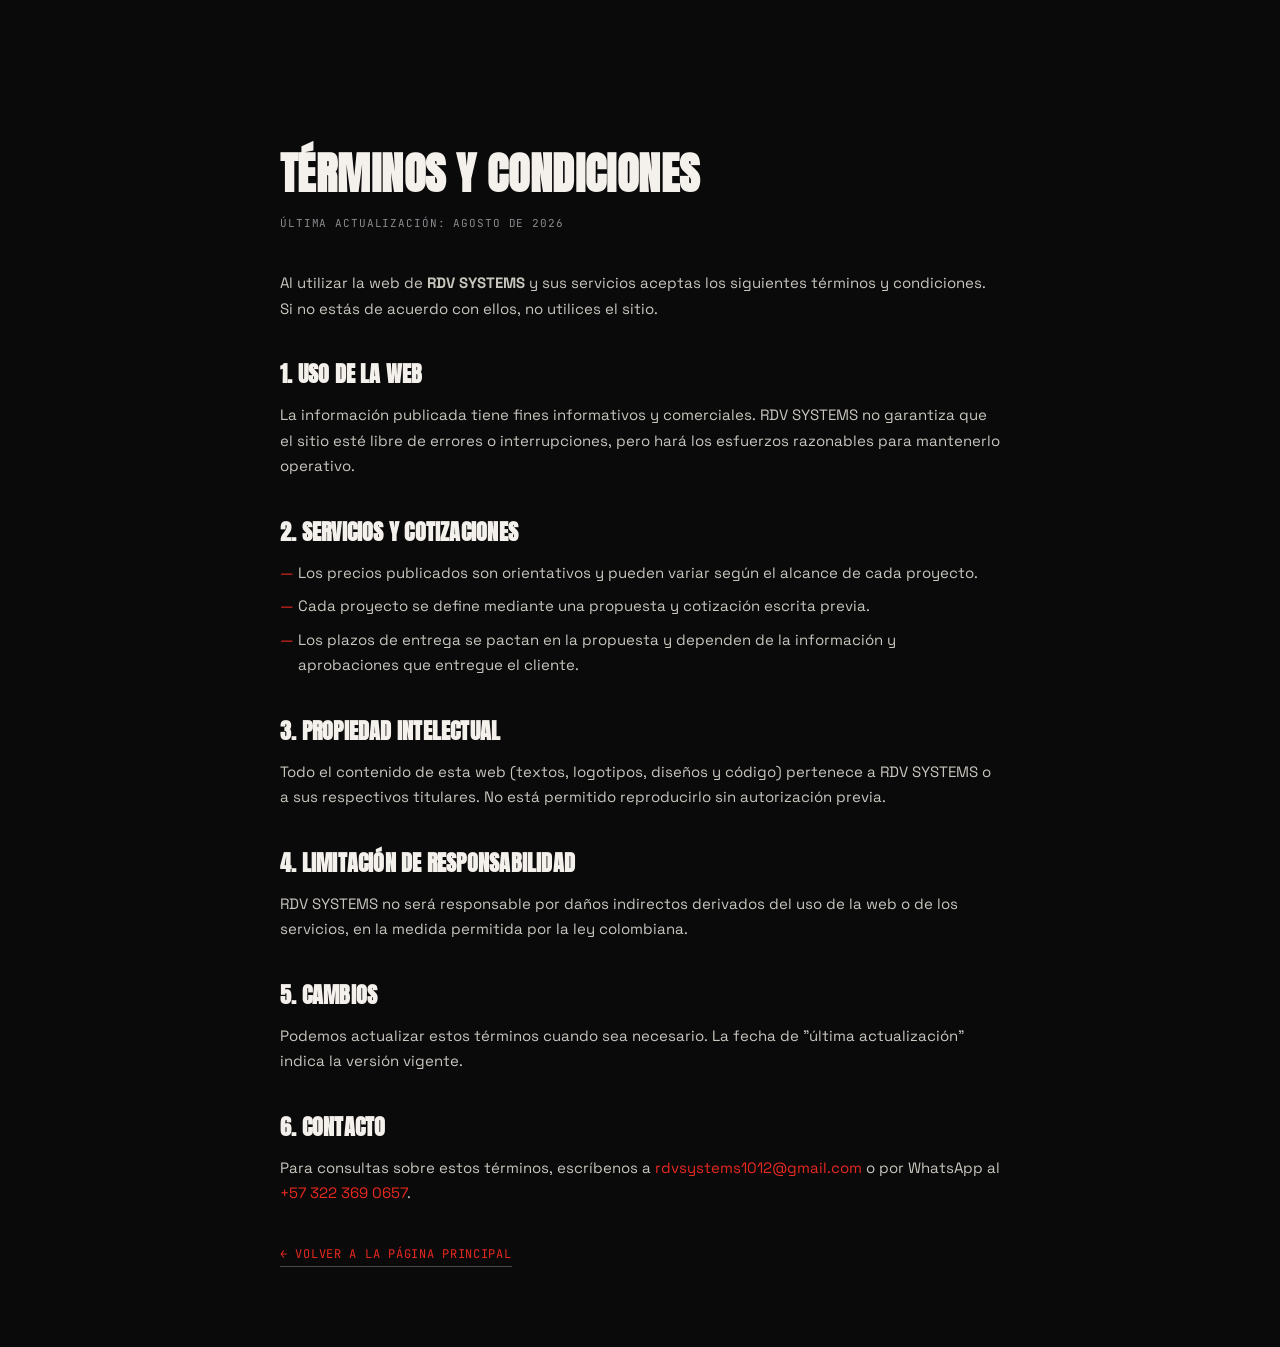
<file: terminos.html>
<!DOCTYPE html>
<html lang="es">
<head>
<meta charset="UTF-8">
<meta name="viewport" content="width=device-width, initial-scale=1.0">
<title>Términos y condiciones — RDV SYSTEMS</title>
<meta name="description" content="Términos y condiciones del uso de la web y de los servicios de RDV SYSTEMS.">
<meta name="robots" content="index, follow">
<link rel="icon" href="assets/img/favicon.ico">
<meta name="theme-color" content="#0a0a0b">
<link rel="preconnect" href="https://fonts.googleapis.com">
<link rel="preconnect" href="https://fonts.gstatic.com" crossorigin>
<link href="https://fonts.googleapis.com/css2?family=Anton&family=Space+Grotesk:wght@400;500;600;700&family=JetBrains+Mono:wght@400;500&display=swap" rel="stylesheet">
<link rel="stylesheet" href="css/style.min.css">
<style>
  .legal-wrap{max-width:760px;margin:140px auto 80px;padding:0 20px;}
  .legal-wrap h1{font-family:'Anton',sans-serif;font-size:44px;letter-spacing:.01em;color:var(--off-white);text-transform:uppercase;margin-bottom:10px;}
  .legal-wrap .updated{font-family:'JetBrains Mono',monospace;font-size:11px;letter-spacing:.08em;color:var(--steel);text-transform:uppercase;margin-bottom:40px;}
  .legal-wrap h2{font-family:'Anton',sans-serif;font-size:22px;letter-spacing:.01em;color:var(--off-white);text-transform:uppercase;margin:36px 0 12px;}
  .legal-wrap p,.legal-wrap li{font-family:'Space Grotesk',sans-serif;font-size:15px;line-height:1.7;color:#c9c6be;}
  .legal-wrap ul{list-style:none;padding:0;}
  .legal-wrap li{padding-left:18px;position:relative;margin-bottom:8px;}
  .legal-wrap li::before{content:'—';position:absolute;left:0;color:var(--red-bright);}
  .legal-wrap a{color:var(--red-bright);}
  .legal-back{display:inline-block;margin-top:40px;font-family:'JetBrains Mono',monospace;font-size:12px;letter-spacing:.06em;text-transform:uppercase;color:var(--off-white);border-bottom:1px solid var(--steel-dark);padding-bottom:4px;}
</style>
</head>
<body>

<div class="legal-wrap">
  <h1>Términos y condiciones</h1>
  <div class="updated">Última actualización: agosto de 2026</div>

  <p>Al utilizar la web de <strong>RDV SYSTEMS</strong> y sus servicios aceptas los siguientes términos y condiciones. Si no estás de acuerdo con ellos, no utilices el sitio.</p>

  <h2>1. Uso de la web</h2>
  <p>La información publicada tiene fines informativos y comerciales. RDV SYSTEMS no garantiza que el sitio esté libre de errores o interrupciones, pero hará los esfuerzos razonables para mantenerlo operativo.</p>

  <h2>2. Servicios y cotizaciones</h2>
  <ul>
    <li>Los precios publicados son orientativos y pueden variar según el alcance de cada proyecto.</li>
    <li>Cada proyecto se define mediante una propuesta y cotización escrita previa.</li>
    <li>Los plazos de entrega se pactan en la propuesta y dependen de la información y aprobaciones que entregue el cliente.</li>
  </ul>

  <h2>3. Propiedad intelectual</h2>
  <p>Todo el contenido de esta web (textos, logotipos, diseños y código) pertenece a RDV SYSTEMS o a sus respectivos titulares. No está permitido reproducirlo sin autorización previa.</p>

  <h2>4. Limitación de responsabilidad</h2>
  <p>RDV SYSTEMS no será responsable por daños indirectos derivados del uso de la web o de los servicios, en la medida permitida por la ley colombiana.</p>

  <h2>5. Cambios</h2>
  <p>Podemos actualizar estos términos cuando sea necesario. La fecha de "última actualización" indica la versión vigente.</p>

  <h2>6. Contacto</h2>
  <p>Para consultas sobre estos términos, escríbenos a <a href="mailto:rdvsystems1012@gmail.com">rdvsystems1012@gmail.com</a> o por WhatsApp al <a href="https://wa.me/573223690657" target="_blank" rel="noopener">+57 322 369 0657</a>.</p>

  <a href="index.html" class="legal-back">← Volver a la página principal</a>
</div>

</body>
</html>
</file>
<file: css/style.css>
:root{
    --black: #0a0a0b;
    --black-2: #131315;
    --maroon: #6e1210;
    --red: #c81d1d;
    --red-bright: #e8291f;
    --off-white: #f4f1ec;
    --paper: #ece8e1;
    --steel: #8a8a8f;
    --steel-dark: #4a4a4d;
    --muted: #c9c6be;
    --line: rgba(244,241,236,0.12);
  }
  *{margin:0;padding:0;box-sizing:border-box;}
  html{scroll-behavior:smooth;}
  body{
    background:var(--black);
    color:var(--off-white);
    font-family:'Space Grotesk',sans-serif;
    overflow-x:hidden;
  }
  @media (prefers-reduced-motion: reduce){
    *{animation-duration:0.01ms !important; animation-iteration-count:1 !important; transition-duration:0.01ms !important; scroll-behavior:auto !important;}
  }

  .display{
    font-family:'Anton',sans-serif;
    font-weight:400;
    text-transform:uppercase;
    letter-spacing:0.01em;
  }
  .mono{
    font-family:'JetBrains Mono',monospace;
    text-transform:uppercase;
    letter-spacing:0.14em;
  }

  a{color:inherit;text-decoration:none;}
  img{display:block;max-width:100%;}

  .wrap{
    width:100%;
    max-width:1180px;
    margin:0 auto;
    padding:0 32px;
  }

  /* ---------- chevron signature ---------- */
  .chev{
    display:inline-block;
    width:0;height:0;
    border-top:6px solid transparent;
    border-bottom:6px solid transparent;
    border-left:9px solid var(--red-bright);
  }
  .chevrow{
    display:flex;
    align-items:center;
    gap:4px;
  }
  .chevrow .chev:nth-child(1){opacity:1;}
  .chevrow .chev:nth-child(2){opacity:0.55;}
  .chevrow .chev:nth-child(3){opacity:0.28;}

  .speedlines{
    position:absolute;
    inset:0;
    pointer-events:none;
    overflow:hidden;
    z-index:0;
  }
  .speedlines span{
    position:absolute;
    height:1px;
    right:-40%;
    width:70%;
    background:linear-gradient(90deg, transparent, rgba(232,41,31,0.5), transparent);
    transform:skewX(-20deg);
    animation:streak 5.5s linear infinite;
  }
  @keyframes streak{
    0%{transform:translateX(0) skewX(-20deg); opacity:0;}
    8%{opacity:1;}
    50%{opacity:1;}
    100%{transform:translateX(-160%) skewX(-20deg); opacity:0;}
  }

  /* ---------- nav ---------- */
  header{
    position:fixed;
    top:0; left:0; right:0;
    z-index:100;
    background:rgba(10,10,11,0.82);
    backdrop-filter:blur(10px);
    border-bottom:1px solid var(--line);
  }
  nav{
    display:flex;
    align-items:center;
    justify-content:space-between;
    padding:16px 32px;
    max-width:1180px;
    margin:0 auto;
  }
  .brand{
    display:flex;
    align-items:center;
    gap:10px;
  }
  .brand img{height:34px;width:auto;}
  .brand span{
    font-family:'Anton',sans-serif;
    font-size:18px;
    letter-spacing:0.04em;
  }
  .navlinks{
    display:flex;
    gap:34px;
    font-size:13px;
  }
  .navlinks a{
    color:var(--steel);
    transition:color .2s;
    font-family:'JetBrains Mono',monospace;
    letter-spacing:0.08em;
    text-transform:uppercase;
    font-size:11.5px;
  }
  .navlinks a:hover{color:var(--off-white);}
  .nav-cta{
    background:var(--red-bright);
    color:var(--off-white);
    padding:10px 20px;
    font-family:'JetBrains Mono',monospace;
    font-size:11.5px;
    letter-spacing:0.08em;
    text-transform:uppercase;
    clip-path:polygon(8px 0, 100% 0, calc(100% - 8px) 100%, 0 100%);
    transition:background .2s, transform .2s;
  }
  .nav-cta:hover{background:var(--red); transform:translateX(2px);}
  .menu-btn{
    display:none;
    background:none;border:none;cursor:pointer;
    width:40px;height:40px;
    flex-direction:column;
    align-items:center;justify-content:center;
    gap:5px;
    padding:0;
  }
  .menu-btn span{
    display:block;
    width:24px;height:2px;
    background:var(--off-white);
    transition:transform .25s, opacity .25s;
  }
  .menu-btn.is-open span:nth-child(1){transform:translateY(7px) rotate(45deg);}
  .menu-btn.is-open span:nth-child(2){opacity:0;}
  .menu-btn.is-open span:nth-child(3){transform:translateY(-7px) rotate(-45deg);}

  /* ---------- hero ---------- */
  .hero{
    position:relative;
    min-height:100svh;
    display:flex;
    flex-direction:column;
    justify-content:center;
    padding-top:90px;
    background:
      radial-gradient(ellipse 900px 600px at 78% 18%, rgba(200,29,29,0.18), transparent 60%),
      radial-gradient(ellipse 700px 500px at 10% 90%, rgba(110,18,16,0.22), transparent 60%),
      var(--black);
    overflow:hidden;
  }
  .hero-grid{
    position:absolute;
    inset:0;
    background-image:
      linear-gradient(var(--line) 1px, transparent 1px),
      linear-gradient(90deg, var(--line) 1px, transparent 1px);
    background-size:64px 64px;
    mask-image:linear-gradient(to bottom, transparent, rgba(0,0,0,0.5) 30%, transparent 85%);
    opacity:0.5;
  }
  .hero-inner{
    position:relative;
    z-index:2;
    max-width:1180px;
    margin:0 auto;
    padding:60px 32px 80px;
    width:100%;
  }
  .eyebrow{
    display:flex;
    align-items:center;
    gap:10px;
    font-size:12px;
    color:var(--red-bright);
    margin-bottom:26px;
  }
  .eyebrow-text{
    font-family:'JetBrains Mono',monospace;
    letter-spacing:0.18em;
  }
  h1.display{
    font-size:clamp(44px, 8vw, 96px);
    line-height:0.94;
    max-width:920px;
  }
  h1.display .accent{
    color:var(--red-bright);
    -webkit-text-stroke: 0px;
  }
  .hero-sub{
    margin-top:28px;
    max-width:560px;
    font-size:18px;
    line-height:1.6;
    color:#c9c6be;
  }
  .hero-ctas{
    margin-top:42px;
    display:flex;
    gap:18px;
    flex-wrap:wrap;
    align-items:center;
  }
  .btn-primary{
    background:var(--red-bright);
    color:#100303;
    font-family:'JetBrains Mono',monospace;
    font-weight:600;
    font-size:13px;
    letter-spacing:0.06em;
    text-transform:uppercase;
    padding:17px 30px;
    clip-path:polygon(10px 0, 100% 0, calc(100% - 10px) 100%, 0 100%);
    transition:transform .2s, background .2s;
    display:inline-flex;
    align-items:center;
    gap:10px;
  }
  .btn-primary:hover{background:var(--off-white); transform:translateX(3px);}
  .btn-secondary{
    font-family:'JetBrains Mono',monospace;
    font-size:13px;
    letter-spacing:0.06em;
    text-transform:uppercase;
    color:var(--off-white);
    padding:17px 6px;
    border-bottom:1px solid var(--steel-dark);
    transition:border-color .2s, color .2s;
  }
  .btn-secondary:hover{border-color:var(--red-bright); color:var(--red-bright);}
  .hero-trust{
    margin-top:18px;
    font-family:'JetBrains Mono',monospace;
    font-size:12px;
    letter-spacing:0.03em;
    color:var(--muted);
    display:flex;
    gap:20px;
    flex-wrap:wrap;
    align-items:center;
  }
  .hero-trust span{color:var(--red-bright);}
  .hero-trust-row{
    margin-top:22px;
    display:flex;
    flex-wrap:wrap;
    gap:10px 14px;
    max-width:640px;
  }
  .hero-trust-row span{
    display:inline-flex;
    align-items:center;
    padding:8px 12px;
    border:1px solid var(--line);
    background:rgba(255,255,255,0.02);
    color:var(--off-white);
    font-family:'JetBrains Mono',monospace;
    font-size:10.5px;
    letter-spacing:0.08em;
    text-transform:uppercase;
  }

  .hero-stats{
    margin-top:76px;
    display:grid;
    grid-template-columns:repeat(3,auto);
    gap:56px;
    border-top:1px solid var(--line);
    padding-top:28px;
    max-width:720px;
  }
  .stat-num{
    font-family:'Anton',sans-serif;
    font-size:30px;
    color:var(--off-white);
  }
  .stat-label{
    font-family:'JetBrains Mono',monospace;
    font-size:10.5px;
    letter-spacing:0.1em;
    text-transform:uppercase;
    color:var(--steel);
    margin-top:6px;
  }

  /* ---------- section shared ---------- */
  section{position:relative;}
  .section-pad{padding:120px 0;}
  .section-head{
    max-width:640px;
    margin-bottom:64px;
  }
  .section-tag{
    display:flex;
    align-items:center;
    gap:10px;
    color:var(--red-bright);
    font-size:11.5px;
    margin-bottom:18px;
  }
  .section-title{
    font-size:clamp(30px, 4vw, 46px);
    line-height:1.05;
  }
  .section-title .accent{color:var(--red-bright);}

  /* ---------- services ---------- */
  .services{background:var(--black-2);}
  .service-list{
    display:flex;
    flex-direction:column;
    border-top:1px solid var(--line);
  }
  .service-row{
    display:grid;
    grid-template-columns:64px 1.1fr 1.4fr;
    gap:36px;
    padding:56px 0 24px;
    border-bottom:1px solid var(--line);
    align-items:start;
    transition:background .25s;
    position:relative;
  }
  .service-row:hover{background:rgba(232,41,31,0.045);}
  .service-mark{
    font-family:'Anton',sans-serif;
    font-size:15px;
    color:var(--steel-dark);
    padding-top:6px;
    transition:color .25s;
  }
  .service-row:hover .service-mark{color:var(--red-bright);}
  .service-name{
    font-family:'Anton',sans-serif;
    font-size:clamp(22px,2.6vw,30px);
    line-height:1.05;
    text-transform:uppercase;
  }
  .service-name .tag{
    display:block;
    font-family:'JetBrains Mono',monospace;
    font-size:10.5px;
    letter-spacing:0.1em;
    color:var(--red-bright);
    margin-top:10px;
    text-transform:uppercase;
  }
  .service-desc{
    color:#c9c6be;
    font-size:15.5px;
    line-height:1.65;
    padding-top:6px;
  }
  .service-desc ul{
    margin-top:14px;
    padding-left:0;
    list-style:none;
  }
  .service-desc li{
    display:flex;
    gap:10px;
    margin-top:8px;
    color:var(--off-white);
    font-size:14.5px;
  }
  .service-desc li::before{
    content:"";
    width:0;height:0;
    margin-top:6px;
    border-top:4px solid transparent;
    border-bottom:4px solid transparent;
    border-left:6px solid var(--red-bright);
    flex-shrink:0;
  }

  /* ---------- why ---------- */
  .why{background:var(--paper); color:var(--black);}
  .why .section-title{color:var(--black);}
  .why-grid{
    display:grid;
    grid-template-columns:repeat(3,1fr);
    gap:1px;
    background:rgba(10,10,11,0.12);
    border:1px solid rgba(10,10,11,0.12);
  }
  .why-card{
    background:var(--paper);
    padding:44px 34px;
  }
  .why-num{
    font-family:'JetBrains Mono',monospace;
    font-size:11px;
    letter-spacing:0.1em;
    color:var(--red);
    margin-bottom:22px;
  }
  .why-title{
    font-family:'Anton',sans-serif;
    font-size:24px;
    text-transform:uppercase;
    margin-bottom:14px;
  }
  .why-desc{
    font-size:15px;
    line-height:1.6;
    color:#4a4640;
  }

  /* ---------- process ---------- */
  .process{background:var(--black);}
  .process-line{
    position:relative;
    padding-left:38px;
    border-left:1px solid var(--line);
  }
  .process-step{
    position:relative;
    padding-bottom:56px;
  }
  .process-step:last-child{padding-bottom:0;}
  .process-step::before{
    content:"";
    position:absolute;
    left:-43px;
    top:2px;
    width:9px;height:9px;
    background:var(--black);
    border:2px solid var(--red-bright);
    border-radius:50%;
  }
  .process-step-title{
    font-family:'Anton',sans-serif;
    font-size:21px;
    text-transform:uppercase;
    margin-bottom:8px;
  }
  .process-step-desc{
    color:#c9c6be;
    font-size:15px;
    line-height:1.6;
    max-width:520px;
  }
  .process-step-mono{
    font-family:'JetBrains Mono',monospace;
    font-size:10.5px;
    color:var(--red-bright);
    letter-spacing:0.1em;
    margin-bottom:10px;
    display:block;
  }

  /* ---------- cta ---------- */
  .cta{
    background:var(--black-2);
    position:relative;
    overflow:hidden;
    border-top:1px solid var(--line);
  }
  .cta-inner{
    text-align:center;
    padding:130px 32px;
    position:relative;
    z-index:2;
  }
  .cta h2{
    font-size:clamp(34px,6vw,64px);
    line-height:1.0;
  }
  .cta h2 .accent{color:var(--red-bright);}
  .cta p{
    margin:22px auto 0;
    max-width:480px;
    color:#c9c6be;
    font-size:16px;
  }
  .cta-btns{
    margin-top:40px;
    display:flex;
    gap:18px;
    justify-content:center;
    flex-wrap:wrap;
  }

  /* ---------- footer ---------- */
  footer{
    background:var(--black);
    border-top:1px solid var(--line);
    padding:44px 0;
  }
  .footer-inner{
    display:grid;
    grid-template-columns:1.4fr 1fr 1fr auto;
    align-items:start;
    gap:28px;
  }
  .footer-brand{
    display:flex;
    align-items:center;
    gap:10px;
    font-size:15px;
  }
  .footer-brand img{height:30px; width:auto;}
  .footer-brand span{
    font-family:'Anton',sans-serif;
    font-size:14px;
  }
  .footer-meta{
    font-family:'JetBrains Mono',monospace;
    font-size:10.5px;
    letter-spacing:0.08em;
    color:var(--steel);
    text-transform:uppercase;
  }
  .footer-tagline{grid-column:1; margin-top:-16px; max-width:220px; line-height:1.7;}
  .footer-contact{grid-column:2 / span 2; line-height:2;}
  .footer-contact a{transition:color .2s;}
  .footer-contact a:hover{color:var(--off-white);}
  .footer-legal{
    font-family:'JetBrains Mono',monospace;
    font-size:10.5px;
    letter-spacing:0.08em;
    color:var(--steel);
  }
  .footer-legal a{color:var(--steel); transition:color .2s;}
  .footer-legal a:hover{color:var(--red-bright);}
  .footer-legal{grid-column:3; line-height:2;}
  .footer-copy{
    grid-column:1 / span 4;
    display:flex;
    align-items:center;
    justify-content:center;
    gap:14px;
    flex-wrap:wrap;
    border-top:1px solid var(--line);
    padding-top:20px;
    color:var(--steel-dark);
    font-family:'JetBrains Mono',monospace;
    font-size:10px;
    letter-spacing:.06em;
    text-transform:uppercase;
  }

  /* ---------- for whom ---------- */
  .forwhom{background:var(--black);}
  .forwhom-grid{
    display:grid;
    grid-template-columns:repeat(3,1fr);
    gap:20px;
  }
  .forwhom-card{
    background:var(--black-2);
    border:1px solid var(--line);
    padding:36px 30px;
    transition:border-color .25s, transform .25s;
  }
  .forwhom-card:hover{border-color:var(--red-bright); transform:translateY(-4px);}
  .forwhom-ico{
    width:44px;height:44px;
    display:flex;align-items:center;justify-content:center;
    background:rgba(232,41,31,0.12);
    margin-bottom:22px;
    clip-path:polygon(8px 0, 100% 0, calc(100% - 8px) 100%, 0 100%);
  }
  .forwhom-ico span{
    font-family:'JetBrains Mono',monospace;
    font-size:16px;
    color:var(--red-bright);
    letter-spacing:0.05em;
  }
  .forwhom-title{
    font-family:'Anton',sans-serif;
    font-size:21px;
    text-transform:uppercase;
    margin-bottom:10px;
  }
  .forwhom-desc{
    color:#c9c6be;
    font-size:15px;
    line-height:1.6;
  }

  /* ---------- testimonials ---------- */
  .testi{background:var(--black-2);}
  .testi-grid{
    display:grid;
    grid-template-columns:repeat(3,1fr);
    gap:20px;
  }
  .testi-card{
    background:var(--black);
    border:1px solid var(--line);
    padding:36px 32px;
    display:flex;
    flex-direction:column;
    gap:20px;
  }
  .testi-who{font-family:'JetBrains Mono',monospace; font-size:11px; color:var(--steel); letter-spacing:0.08em; text-transform:uppercase;}
  .testi-who b{color:var(--off-white); font-weight:500;}
  .testi-placeholder{
    border:1px dashed var(--steel-dark);
    background:transparent;
    color:var(--steel);
    font-size:13.5px;
    line-height:1.55;
    padding:14px 16px;
    font-family:'JetBrains Mono',monospace;
  }

  /* ---------- price note ---------- */
  .price-note{
    margin-top:34px;
    display:inline-flex;
    align-items:center;
    gap:12px;
    border:1px solid var(--line);
    background:rgba(232,41,31,0.06);
    padding:14px 22px;
    font-size:14.5px;
    color:var(--off-white);
  }
  .price-note b{font-family:'Anton',sans-serif; font-size:17px; color:var(--red-bright); letter-spacing:0.02em;}

  /* ---------- reveal on scroll ---------- */
  .reveal{
    opacity:0;
    transform:translateY(24px);
    transition:opacity .7s ease, transform .7s ease;
  }
  .reveal.is-visible{
    opacity:1;
    transform:translateY(0);
  }

  /* ---------- whatsapp chat bubble ---------- */
  .wa-chat{position:fixed;bottom:24px;right:24px;z-index:200;display:flex;flex-direction:column;align-items:flex-end;gap:14px;}
  .wa-panel{
    width:300px;
    background:var(--black-2);
    border:1px solid var(--line);
    border-radius:12px;
    overflow:hidden;
    box-shadow:0 12px 32px rgba(0,0,0,0.5);
    opacity:0;transform:translateY(14px) scale(0.96);
    pointer-events:none;
    transform-origin:bottom right;
    transition:opacity .25s ease, transform .25s ease;
  }
  .wa-chat.is-open .wa-panel{opacity:1;transform:translateY(0) scale(1);pointer-events:auto;}
  .wa-panel-head{
    background:var(--red-bright);
    padding:16px 18px;
    display:flex;flex-direction:column;gap:4px;
  }
  .wa-panel-head .wa-brand{font-family:'Anton',sans-serif;font-size:18px;letter-spacing:0.03em;}
  .wa-panel-head .wa-status{font-family:'JetBrains Mono',monospace;font-size:10.5px;color:rgba(255,255,255,0.85);letter-spacing:0.06em;}
  .wa-panel-head .dot{display:inline-block;width:8px;height:8px;border-radius:50%;background:#57d388;margin-right:6px;}
  .wa-panel-body{padding:18px 18px 6px;}
  .wa-panel-body p{font-size:14.5px;line-height:1.55;color:#e9e6df;}
  .wa-panel-btn{
    display:block;
    margin:14px 18px 18px;
    background:#25D366;
    color:#04170c;
    font-weight:600;
    font-family:'JetBrains Mono',monospace;
    font-size:11.5px;
    letter-spacing:0.05em;
    text-transform:uppercase;
    text-align:center;
    padding:13px 16px;
    border-radius:8px;
    transition:transform .2s, background .2s;
  }
  .wa-panel-btn:hover{transform:translateY(-2px);background:#2ce073;}
  .wa-btn{
    width:60px;height:60px;
    background:#25D366;
    border:none;border-radius:50%;
    display:flex;align-items:center;justify-content:center;
    color:#fff;cursor:pointer;
    box-shadow:0 6px 18px rgba(37,211,102,0.35);
    transition:transform .2s, box-shadow .2s;
  }
  .wa-btn:hover{transform:scale(1.08); box-shadow:0 8px 22px rgba(37,211,102,0.5);}

  /* ---------- footer social ---------- */
  .social{display:flex;gap:10px; align-items:center; justify-content:center; position:relative; z-index:300;}
  .social a{
    width:42px;height:42px;
    display:flex;align-items:center;justify-content:center;
    position:relative;z-index:1;cursor:pointer;
    touch-action:manipulation;
    border-radius:50%;
    border:1px solid var(--line);
    color:var(--steel);
    background:var(--black-2);
    transition:border-color .2s, color .2s, transform .2s;
  }
  .social a svg{pointer-events:none;}
  .social a:hover{color:var(--off-white); border-color:var(--red-bright); transform:translateY(-3px);}
  .social a:focus-visible{color:var(--off-white); border-color:var(--red-bright); transform:translateY(-2px);}

  /* ---------- contact form ---------- */
  .contact-form{
    margin:44px auto 0;
    max-width:520px;
    display:flex;
    flex-direction:column;
    gap:14px;
    text-align:left;
  }
  .contact-form input,
  .contact-form textarea{
    width:100%;
    background:var(--black);
    border:1px solid var(--line);
    color:var(--off-white);
    font-family:'Space Grotesk',sans-serif;
    font-size:15px;
    padding:15px 18px;
    transition:border-color .2s;
  }
  .contact-form input:focus,
  .contact-form textarea:focus{outline:none;border-color:var(--red-bright);}
  .contact-form input:focus-visible,
  .contact-form textarea:focus-visible,
  a:focus-visible,
  button:focus-visible{outline:2px solid var(--red-bright);outline-offset:3px;}
  .contact-form textarea{min-height:110px;resize:vertical;}
  .contact-form .btn-primary{justify-content:center;border:none;cursor:pointer;}
  .contact-form small{color:var(--steel);font-size:12px;font-family:'JetBrains Mono',monospace;letter-spacing:0.04em;}

  /* ---------- portfolio ---------- */
  .portfolio{background:var(--black);}
  .portfolio-grid{
    display:grid;
    grid-template-columns:repeat(3,1fr);
    gap:20px;
  }
  .portfolio-card{
    background:var(--black-2);
    border:1px solid var(--line);
    overflow:hidden;
    transition:border-color .25s, transform .25s;
  }
  .portfolio-card:hover{border-color:var(--red-bright); transform:translateY(-4px);}
  .portfolio-thumb{
    height:170px;
    display:flex;align-items:center;justify-content:center;
    background:rgba(232,41,31,0.08);
    border-bottom:1px solid var(--line);
  }
  .portfolio-thumb img{width:100%;height:100%;object-fit:cover;display:block;}
  .portfolio-thumb span{font-family:'Anton',sans-serif;font-size:15px;color:var(--steel-dark);letter-spacing:0.05em;}
  .portfolio-body{padding:24px 26px;}
  .portfolio-body .tag{
    display:inline-block;
    font-family:'JetBrains Mono',monospace;
    font-size:10px;
    letter-spacing:0.1em;
    color:var(--red-bright);
    text-transform:uppercase;
    margin-bottom:10px;
  }
  .portfolio-title{font-family:'Anton',sans-serif;font-size:19px;text-transform:uppercase;margin-bottom:8px;}
  .portfolio-desc{color:#c9c6be;font-size:14.5px;line-height:1.6;}

  @media (max-width:860px){
    .navlinks{
      display:flex;
      flex-direction:column;
      position:fixed;
      top:71px; left:0; right:0;
      background:rgba(10,10,11,0.97);
      backdrop-filter:blur(10px);
      border-bottom:1px solid var(--line);
      padding:18px 32px 26px;
      gap:20px;
      transform:translateY(-130%);
      visibility:hidden;
      pointer-events:none;
      transition:transform .3s ease;
      z-index:99;
    }
    .navlinks.is-open{transform:translateY(0);visibility:visible;pointer-events:auto;}
    .navlinks a{font-size:14px;padding:4px 0;border-bottom:1px solid var(--line);}
    .nav-cta{display:none;}
    .menu-btn{display:flex;}
    .why-grid{grid-template-columns:1fr;}
    .service-row{grid-template-columns:1fr; gap:14px;}
    .hero-stats{grid-template-columns:1fr 1fr; gap:32px 40px;}
    .forwhom-grid{grid-template-columns:1fr;}
    .testi-grid{grid-template-columns:1fr;}
    .portfolio-grid{grid-template-columns:1fr;}
    .footer-inner{grid-template-columns:1fr; gap:22px;}
    .footer-tagline,.footer-contact,.footer-legal,.footer-copy{grid-column:1; grid-row:auto;}
    .footer-tagline{margin-top:-12px;}
    .footer-copy{margin-top:4px; justify-content:flex-start;}
  }

/* Campo honeypot anti-spam: oculto para humanos, solo los bots lo "ven" y rellenan. */
.honeypot{
  position:absolute !important;
  left:-9999px !important;
  top:auto;
  width:1px;
  height:1px;
  overflow:hidden;
  opacity:0;
  pointer-events:none;
  z-index:-1;
}

/* ---------- tabla de precios (datos reales RDV) ---------- */
.price-grid{
  display:grid;
  grid-template-columns:repeat(3,1fr);
  gap:18px;
  margin-top:40px;
}
.price-cat{
  position:relative;
  border:1px solid var(--line);
  background:linear-gradient(180deg, var(--black-2), #0e0e10);
  border-radius:14px;
  padding:26px 24px;
  transition:border-color .3s ease, transform .3s ease, box-shadow .3s ease;
  overflow:hidden;
}
.price-cat::after{
  content:'';
  position:absolute;
  top:0; left:0; right:0;
  height:2px;
  background:linear-gradient(90deg, transparent, var(--red-bright), transparent);
  opacity:0;
  transition:opacity .3s ease;
}
.price-cat:hover{border-color:var(--red-bright); transform:translateY(-6px); box-shadow:0 18px 40px rgba(0,0,0,.45);}
.price-cat:hover::after{opacity:1;}
.price-cat-featured{
  border-color:var(--red-bright);
  background:linear-gradient(180deg, rgba(232,41,31,.08), rgba(142,11,6,.12));
  transform:translateY(-8px);
}
.price-cat-featured:hover{transform:translateY(-12px);}
.price-cat-badge{
  position:absolute;
  top:14px; right:-34px;
  transform:rotate(45deg);
  background:var(--red-bright);
  color:#100303;
  font-family:'JetBrains Mono',monospace;
  font-size:10px;
  font-weight:600;
  letter-spacing:.08em;
  text-transform:uppercase;
  padding:6px 40px;
}
.price-cat-top{
  display:flex;
  align-items:flex-start;
  gap:12px;
  margin-bottom:18px;
}
.price-cat-num{
  font-family:'Anton',sans-serif;
  font-size:30px;
  line-height:1;
  color:var(--line);
  -webkit-text-stroke:1px var(--steel);
  transition:color .3s ease, -webkit-text-stroke-color .3s ease;
}
.price-cat:hover .price-cat-num{color:var(--red-bright); -webkit-text-stroke-color:var(--red-bright);}
.price-cat-title{
  font-family:'Anton',sans-serif;
  font-size:15px;
  letter-spacing:.04em;
  text-transform:uppercase;
  color:var(--off-white);
  line-height:1.2;
}
.price-cat-price{
  font-family:'JetBrains Mono',monospace;
  font-size:12px;
  letter-spacing:.05em;
  color:var(--steel);
  text-transform:uppercase;
  margin-bottom:6px;
}
.price-cat-price b{
  font-family:'Anton',sans-serif;
  font-size:26px;
  letter-spacing:.01em;
  color:var(--red-bright);
}
.price-list{list-style:none;}
.price-list li{
  display:flex;
  justify-content:space-between;
  align-items:baseline;
  gap:12px;
  padding:9px 0;
  border-bottom:1px solid var(--line);
  font-size:13.5px;
  line-height:1.45;
}
.price-list li:last-child{border-bottom:none;}
.price-list li span{color:#c9c6be;}
.price-list li b{font-family:'JetBrains Mono',monospace; font-size:13px; white-space:nowrap; color:var(--off-white);}
.price-note{margin-top:26px; text-align:center; color:#c9c6be; font-size:14px;}

@media (max-width:860px){
  .price-grid{grid-template-columns:1fr;}
}
</file>
<file: css/style.min.css>
:root{--black:#0a0a0b;--black-2:#131315;--maroon:#6e1210;--red:#c81d1d;--red-bright:#e8291f;--off-white:#f4f1ec;--paper:#ece8e1;--steel:#8a8a8f;--steel-dark:#4a4a4d;--muted:#c9c6be;--line:rgba(244,241,236,0.12)}*{margin:0;padding:0;box-sizing:border-box}html{scroll-behavior:smooth}body{background:var(--black);color:var(--off-white);font-family:'Space Grotesk',sans-serif;overflow-x:hidden}@media (prefers-reduced-motion:reduce){*{animation-duration:0s!important;animation-iteration-count:1!important;transition-duration:0s!important;scroll-behavior:auto!important}}.display{font-family:Anton,sans-serif;font-weight:400;text-transform:uppercase;letter-spacing:.01em}.mono{font-family:'JetBrains Mono',monospace;text-transform:uppercase;letter-spacing:.14em}a{color:inherit;text-decoration:none}img{display:block;max-width:100%}.wrap{width:100%;max-width:1180px;margin:0 auto;padding:0 32px}.chev{display:inline-block;width:0;height:0;border-top:6px solid transparent;border-bottom:6px solid transparent;border-left:9px solid var(--red-bright)}.chevrow{display:flex;align-items:center;gap:4px}.chevrow .chev:first-child{opacity:1}.chevrow .chev:nth-child(2){opacity:.55}.chevrow .chev:nth-child(3){opacity:.28}.speedlines{position:absolute;inset:0;pointer-events:none;overflow:hidden;z-index:0}.speedlines span{position:absolute;height:1px;right:-40%;width:70%;background:linear-gradient(90deg,transparent,rgba(232,41,31,.5),transparent);transform:skewX(-20deg);animation:streak 5.5s linear infinite}@keyframes streak{0%{transform:translateX(0) skewX(-20deg);opacity:0}8%{opacity:1}50%{opacity:1}100%{transform:translateX(-160%) skewX(-20deg);opacity:0}}header{position:fixed;top:0;left:0;right:0;z-index:100;background:rgba(10,10,11,.82);backdrop-filter:blur(10px);border-bottom:1px solid var(--line)}nav{display:flex;align-items:center;justify-content:space-between;padding:16px 32px;max-width:1180px;margin:0 auto}.brand{display:flex;align-items:center;gap:10px}.brand img{height:34px;width:auto}.brand span{font-family:Anton,sans-serif;font-size:18px;letter-spacing:.04em}.navlinks{display:flex;gap:34px;font-size:13px}.navlinks a{color:var(--steel);transition:color .2s;font-family:'JetBrains Mono',monospace;letter-spacing:.08em;text-transform:uppercase;font-size:11.5px}.navlinks a:hover{color:var(--off-white)}.nav-cta{background:var(--red-bright);color:var(--off-white);padding:10px 20px;font-family:'JetBrains Mono',monospace;font-size:11.5px;letter-spacing:.08em;text-transform:uppercase;clip-path:polygon(8px 0,100% 0,calc(100% - 8px) 100%,0 100%);transition:background .2s,transform .2s}.nav-cta:hover{background:var(--red);transform:translateX(2px)}.menu-btn{display:none;background:0 0;border:none;cursor:pointer;width:40px;height:40px;flex-direction:column;align-items:center;justify-content:center;gap:5px;padding:0}.menu-btn span{display:block;width:24px;height:2px;background:var(--off-white);transition:transform .25s,opacity .25s}.menu-btn.is-open span:first-child{transform:translateY(7px) rotate(45deg)}.menu-btn.is-open span:nth-child(2){opacity:0}.menu-btn.is-open span:nth-child(3){transform:translateY(-7px) rotate(-45deg)}.hero{position:relative;min-height:100svh;display:flex;flex-direction:column;justify-content:center;padding-top:90px;background:radial-gradient(ellipse 900px 600px at 78% 18%,rgba(200,29,29,.18),transparent 60%),radial-gradient(ellipse 700px 500px at 10% 90%,rgba(110,18,16,.22),transparent 60%),var(--black);overflow:hidden}.hero-grid{position:absolute;inset:0;background-image:linear-gradient(var(--line) 1px,transparent 1px),linear-gradient(90deg,var(--line) 1px,transparent 1px);background-size:64px 64px;mask-image:linear-gradient(to bottom,transparent,rgba(0,0,0,0.5) 30%,transparent 85%);opacity:.5}.hero-inner{position:relative;z-index:2;max-width:1180px;margin:0 auto;padding:60px 32px 80px;width:100%}.eyebrow{display:flex;align-items:center;gap:10px;font-size:12px;color:var(--red-bright);margin-bottom:26px}.eyebrow-text{font-family:'JetBrains Mono',monospace;letter-spacing:.18em}h1.display{font-size:clamp(44px, 8vw, 96px);line-height:.94;max-width:920px}h1.display .accent{color:var(--red-bright);-webkit-text-stroke:0px}.hero-sub{margin-top:28px;max-width:560px;font-size:18px;line-height:1.6;color:#c9c6be}.hero-ctas{margin-top:42px;display:flex;gap:18px;flex-wrap:wrap;align-items:center}.btn-primary{background:var(--red-bright);color:#100303;font-family:'JetBrains Mono',monospace;font-weight:600;font-size:13px;letter-spacing:.06em;text-transform:uppercase;padding:17px 30px;clip-path:polygon(10px 0,100% 0,calc(100% - 10px) 100%,0 100%);transition:transform .2s,background .2s;display:inline-flex;align-items:center;gap:10px}.btn-primary:hover{background:var(--off-white);transform:translateX(3px)}.btn-secondary{font-family:'JetBrains Mono',monospace;font-size:13px;letter-spacing:.06em;text-transform:uppercase;color:var(--off-white);padding:17px 6px;border-bottom:1px solid var(--steel-dark);transition:border-color .2s,color .2s}.btn-secondary:hover{border-color:var(--red-bright);color:var(--red-bright)}.hero-trust{margin-top:18px;font-family:'JetBrains Mono',monospace;font-size:12px;letter-spacing:.03em;color:var(--muted);display:flex;gap:20px;flex-wrap:wrap;align-items:center}.hero-trust span{color:var(--red-bright)}.hero-stats{margin-top:76px;display:grid;grid-template-columns:repeat(3,auto);gap:56px;border-top:1px solid var(--line);padding-top:28px;max-width:720px}.stat-num{font-family:Anton,sans-serif;font-size:30px;color:var(--off-white)}.stat-label{font-family:'JetBrains Mono',monospace;font-size:10.5px;letter-spacing:.1em;text-transform:uppercase;color:var(--steel);margin-top:6px}section{position:relative}.section-pad{padding:120px 0}.section-head{max-width:640px;margin-bottom:64px}.section-tag{display:flex;align-items:center;gap:10px;color:var(--red-bright);font-size:11.5px;margin-bottom:18px}.section-title{font-size:clamp(30px, 4vw, 46px);line-height:1.05}.section-title .accent{color:var(--red-bright)}.services{background:var(--black-2)}.service-list{display:flex;flex-direction:column;border-top:1px solid var(--line)}.service-row{display:grid;grid-template-columns:64px 1.1fr 1.4fr;gap:36px;padding:44px 0;border-bottom:1px solid var(--line);align-items:start;transition:background .25s;position:relative}.service-row:hover{background:rgba(232,41,31,.045)}.service-mark{font-family:Anton,sans-serif;font-size:15px;color:var(--steel-dark);padding-top:6px;transition:color .25s}.service-row:hover .service-mark{color:var(--red-bright)}.service-name{font-family:Anton,sans-serif;font-size:clamp(22px,2.6vw,30px);line-height:1.05;text-transform:uppercase}.service-name .tag{display:block;font-family:'JetBrains Mono',monospace;font-size:10.5px;letter-spacing:.1em;color:var(--red-bright);margin-top:10px;text-transform:uppercase}.service-desc{color:#c9c6be;font-size:15.5px;line-height:1.65;padding-top:6px}.service-desc ul{margin-top:14px;padding-left:0;list-style:none}.service-desc li{display:flex;gap:10px;margin-top:8px;color:var(--off-white);font-size:14.5px}.service-desc li::before{content:"";width:0;height:0;margin-top:6px;border-top:4px solid transparent;border-bottom:4px solid transparent;border-left:6px solid var(--red-bright);flex-shrink:0}.why{background:var(--paper);color:var(--black)}.why .section-title{color:var(--black)}.why-grid{display:grid;grid-template-columns:repeat(3,1fr);gap:1px;background:rgba(10,10,11,.12);border:1px solid rgba(10,10,11,.12)}.why-card{background:var(--paper);padding:44px 34px}.why-num{font-family:'JetBrains Mono',monospace;font-size:11px;letter-spacing:.1em;color:var(--red);margin-bottom:22px}.why-title{font-family:Anton,sans-serif;font-size:24px;text-transform:uppercase;margin-bottom:14px}.why-desc{font-size:15px;line-height:1.6;color:#4a4640}.process{background:var(--black)}.process-line{position:relative;padding-left:38px;border-left:1px solid var(--line)}.process-step{position:relative;padding-bottom:56px}.process-step:last-child{padding-bottom:0}.process-step::before{content:"";position:absolute;left:-43px;top:2px;width:9px;height:9px;background:var(--black);border:2px solid var(--red-bright);border-radius:50%}.process-step-title{font-family:Anton,sans-serif;font-size:21px;text-transform:uppercase;margin-bottom:8px}.process-step-desc{color:#c9c6be;font-size:15px;line-height:1.6;max-width:520px}.process-step-mono{font-family:'JetBrains Mono',monospace;font-size:10.5px;color:var(--red-bright);letter-spacing:.1em;margin-bottom:10px;display:block}.cta{background:var(--black-2);position:relative;overflow:hidden;border-top:1px solid var(--line)}.cta-inner{text-align:center;padding:130px 32px;position:relative;z-index:2}.cta h2{font-size:clamp(34px,6vw,64px);line-height:1}.cta h2 .accent{color:var(--red-bright)}.cta p{margin:22px auto 0;max-width:480px;color:#c9c6be;font-size:16px}.cta-btns{margin-top:40px;display:flex;gap:18px;justify-content:center;flex-wrap:wrap}footer{background:var(--black);border-top:1px solid var(--line);padding:44px 0}.footer-inner{display:flex;justify-content:space-between;align-items:center;flex-wrap:wrap;gap:20px}.footer-brand{display:flex;align-items:center;gap:10px}.footer-brand img{height:26px}.footer-brand span{font-family:Anton,sans-serif;font-size:14px}.footer-meta{font-family:'JetBrains Mono',monospace;font-size:10.5px;letter-spacing:.08em;color:var(--steel);text-transform:uppercase}.footer-legal{font-family:'JetBrains Mono',monospace;font-size:10.5px;letter-spacing:.08em;color:var(--steel)}.footer-legal a{color:var(--steel);transition:color .2s}.footer-legal a:hover{color:var(--red-bright)}.forwhom{background:var(--black)}.forwhom-grid{display:grid;grid-template-columns:repeat(3,1fr);gap:20px}.forwhom-card{background:var(--black-2);border:1px solid var(--line);padding:36px 30px;transition:border-color .25s,transform .25s}.forwhom-card:hover{border-color:var(--red-bright);transform:translateY(-4px)}.forwhom-ico{width:44px;height:44px;display:flex;align-items:center;justify-content:center;background:rgba(232,41,31,.12);margin-bottom:22px;clip-path:polygon(8px 0,100% 0,calc(100% - 8px) 100%,0 100%)}.forwhom-ico span{font-family:'JetBrains Mono',monospace;font-size:16px;color:var(--red-bright);letter-spacing:.05em}.forwhom-title{font-family:Anton,sans-serif;font-size:21px;text-transform:uppercase;margin-bottom:10px}.forwhom-desc{color:#c9c6be;font-size:15px;line-height:1.6}.testi{background:var(--black-2)}.testi-grid{display:grid;grid-template-columns:repeat(3,1fr);gap:20px}.testi-card{background:var(--black);border:1px solid var(--line);padding:36px 32px;display:flex;flex-direction:column;gap:20px}.testi-who{font-family:'JetBrains Mono',monospace;font-size:11px;color:var(--steel);letter-spacing:.08em;text-transform:uppercase}.testi-who b{color:var(--off-white);font-weight:500}.testi-placeholder{border:1px dashed var(--steel-dark);background:0 0;color:var(--steel);font-size:13.5px;line-height:1.55;padding:14px 16px;font-family:'JetBrains Mono',monospace}.price-note{margin-top:34px;display:inline-flex;align-items:center;gap:12px;border:1px solid var(--line);background:rgba(232,41,31,.06);padding:14px 22px;font-size:14.5px;color:var(--off-white)}.price-note b{font-family:Anton,sans-serif;font-size:17px;color:var(--red-bright);letter-spacing:.02em}.reveal{opacity:0;transform:translateY(24px);transition:opacity .7s ease,transform .7s ease}.reveal.is-visible{opacity:1;transform:translateY(0)}.wa-chat{position:fixed;bottom:24px;right:24px;z-index:200;display:flex;flex-direction:column;align-items:flex-end;gap:14px}.wa-panel{width:300px;background:var(--black-2);border:1px solid var(--line);border-radius:12px;overflow:hidden;box-shadow:0 12px 32px rgba(0,0,0,.5);opacity:0;transform:translateY(14px) scale(.96);pointer-events:none;transform-origin:bottom right;transition:opacity .25s ease,transform .25s ease}.wa-chat.is-open .wa-panel{opacity:1;transform:translateY(0) scale(1);pointer-events:auto}.wa-panel-head{background:var(--red-bright);padding:16px 18px;display:flex;flex-direction:column;gap:4px}.wa-panel-head .wa-brand{font-family:Anton,sans-serif;font-size:18px;letter-spacing:.03em}.wa-panel-head .wa-status{font-family:'JetBrains Mono',monospace;font-size:10.5px;color:rgba(255,255,255,.85);letter-spacing:.06em}.wa-panel-head .dot{display:inline-block;width:8px;height:8px;border-radius:50%;background:#57d388;margin-right:6px}.wa-panel-body{padding:18px 18px 6px}.wa-panel-body p{font-size:14.5px;line-height:1.55;color:#e9e6df}.wa-panel-btn{display:block;margin:14px 18px 18px;background:#25d366;color:#04170c;font-weight:600;font-family:'JetBrains Mono',monospace;font-size:11.5px;letter-spacing:.05em;text-transform:uppercase;text-align:center;padding:13px 16px;border-radius:8px;transition:transform .2s,background .2s}.wa-panel-btn:hover{transform:translateY(-2px);background:#2ce073}.wa-btn{width:60px;height:60px;background:#25d366;border:none;border-radius:50%;display:flex;align-items:center;justify-content:center;color:#fff;cursor:pointer;box-shadow:0 6px 18px rgba(37,211,102,.35);transition:transform .2s,box-shadow .2s}.wa-btn:hover{transform:scale(1.08);box-shadow:0 8px 22px rgba(37,211,102,.5)}.social{display:flex;gap:14px}.social a{width:42px;height:42px;display:flex;align-items:center;justify-content:center;border-radius:50%;border:1px solid var(--line);color:var(--steel);background:var(--black-2);transition:border-color .2s,color .2s,transform .2s}.social a:hover{color:var(--off-white);border-color:var(--red-bright);transform:translateY(-3px)}.contact-form{margin:44px auto 0;max-width:520px;display:flex;flex-direction:column;gap:14px;text-align:left}.contact-form input,.contact-form textarea{width:100%;background:var(--black);border:1px solid var(--line);color:var(--off-white);font-family:'Space Grotesk',sans-serif;font-size:15px;padding:15px 18px;transition:border-color .2s}.contact-form input:focus,.contact-form textarea:focus{outline:0;border-color:var(--red-bright)}.contact-form input:focus-visible,.contact-form textarea:focus-visible,a:focus-visible,button:focus-visible{outline:2px solid var(--red-bright);outline-offset:3px}.contact-form textarea{min-height:110px;resize:vertical}.contact-form .btn-primary{justify-content:center;border:none;cursor:pointer}.contact-form small{color:var(--steel);font-size:12px;font-family:'JetBrains Mono',monospace;letter-spacing:.04em}.portfolio{background:var(--black)}.portfolio-grid{display:grid;grid-template-columns:repeat(3,1fr);gap:20px}.portfolio-card{background:var(--black-2);border:1px solid var(--line);overflow:hidden;transition:border-color .25s,transform .25s}.portfolio-card:hover{border-color:var(--red-bright);transform:translateY(-4px)}.portfolio-thumb{height:170px;display:flex;align-items:center;justify-content:center;background:rgba(232,41,31,.08);border-bottom:1px solid var(--line)}.portfolio-thumb span{font-family:Anton,sans-serif;font-size:15px;color:var(--steel-dark);letter-spacing:.05em}.portfolio-body{padding:24px 26px}.portfolio-body .tag{display:inline-block;font-family:'JetBrains Mono',monospace;font-size:10px;letter-spacing:.1em;color:var(--red-bright);text-transform:uppercase;margin-bottom:10px}.portfolio-title{font-family:Anton,sans-serif;font-size:19px;text-transform:uppercase;margin-bottom:8px}.portfolio-desc{color:#c9c6be;font-size:14.5px;line-height:1.6}@media (max-width:860px){.navlinks{display:flex;flex-direction:column;position:fixed;top:71px;left:0;right:0;background:rgba(10,10,11,.97);backdrop-filter:blur(10px);border-bottom:1px solid var(--line);padding:18px 32px 26px;gap:20px;transform:translateY(-130%);visibility:hidden;pointer-events:none;transition:transform .3s ease;z-index:99}.navlinks.is-open{transform:translateY(0);visibility:visible;pointer-events:auto}.navlinks a{font-size:14px;padding:4px 0;border-bottom:1px solid var(--line)}.nav-cta{display:none}.menu-btn{display:flex}.why-grid{grid-template-columns:1fr}.service-row{grid-template-columns:1fr;gap:14px}.hero-stats{grid-template-columns:1fr 1fr;gap:32px 40px}.forwhom-grid{grid-template-columns:1fr}.testi-grid{grid-template-columns:1fr}.portfolio-grid{grid-template-columns:1fr}}.honeypot{position:absolute!important;left:-9999px!important;top:auto;width:1px;height:1px;overflow:hidden;opacity:0;pointer-events:none;z-index:-1}.price-grid{display:grid;grid-template-columns:repeat(3,1fr);gap:18px;margin-top:40px}.price-cat{position:relative;border:1px solid var(--line);background:linear-gradient(180deg,var(--black-2),#0e0e10);border-radius:14px;padding:26px 24px;transition:border-color .3s ease,transform .3s ease,box-shadow .3s ease;overflow:hidden}.price-cat::after{content:'';position:absolute;top:0;left:0;right:0;height:2px;background:linear-gradient(90deg,transparent,var(--red-bright),transparent);opacity:0;transition:opacity .3s ease}.price-cat:hover{border-color:var(--red-bright);transform:translateY(-6px);box-shadow:0 18px 40px rgba(0,0,0,.45)}.price-cat:hover::after{opacity:1}.price-cat-featured{border-color:var(--red-bright);background:linear-gradient(180deg,rgba(232,41,31,.08),rgba(142,11,6,.12));transform:translateY(-8px)}.price-cat-featured:hover{transform:translateY(-12px)}.price-cat-badge{position:absolute;top:14px;right:-34px;transform:rotate(45deg);background:var(--red-bright);color:#100303;font-family:'JetBrains Mono',monospace;font-size:10px;font-weight:600;letter-spacing:.08em;text-transform:uppercase;padding:6px 40px}.price-cat-top{display:flex;align-items:flex-start;gap:12px;margin-bottom:18px}.price-cat-num{font-family:Anton,sans-serif;font-size:30px;line-height:1;color:var(--line);-webkit-text-stroke:1px var(--steel);transition:color .3s ease,-webkit-text-stroke-color .3s ease}.price-cat:hover .price-cat-num{color:var(--red-bright);-webkit-text-stroke-color:var(--red-bright)}.price-cat-title{font-family:Anton,sans-serif;font-size:15px;letter-spacing:.04em;text-transform:uppercase;color:var(--off-white);line-height:1.2}.price-cat-price{font-family:'JetBrains Mono',monospace;font-size:12px;letter-spacing:.05em;color:var(--steel);text-transform:uppercase;margin-bottom:6px}.price-cat-price b{font-family:Anton,sans-serif;font-size:26px;letter-spacing:.01em;color:var(--red-bright)}.price-list{list-style:none}.price-list li{display:flex;justify-content:space-between;align-items:baseline;gap:12px;padding:9px 0;border-bottom:1px solid var(--line);font-size:13.5px;line-height:1.45}.price-list li:last-child{border-bottom:none}.price-list li span{color:#c9c6be}.price-list li b{font-family:'JetBrains Mono',monospace;font-size:13px;white-space:nowrap;color:var(--off-white)}.price-note{margin-top:26px;text-align:center;color:#c9c6be;font-size:14px}@media (max-width:860px){.price-grid{grid-template-columns:1fr}}
</file>
